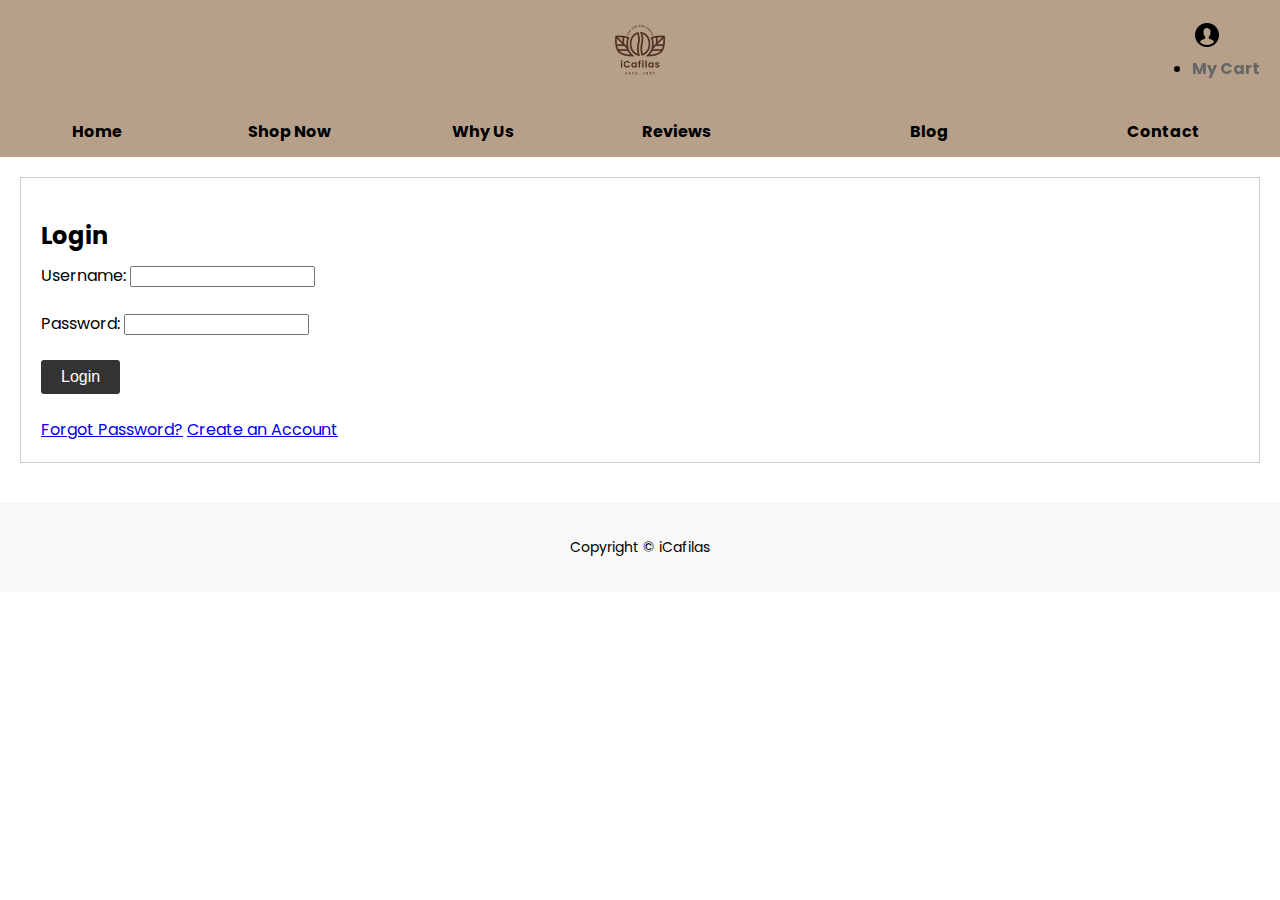
<file: acc.html>
<!DOCTYPE html>
<html>
<style>
body {
  font-family: Arial, sans-serif;
  font-size: 16px;
  line-height: 1.5;
  margin: 0;
}

nav {
  display: flex;
  justify-content: space-between;
  align-items: center;
}

nav a {
  color: #fff;
  text-decoration: none;
  padding: 10px;
}

nav a:hover {
  background-color: #fff;
  color: #333;
}

main {
  padding: 20px;
}

section {
  margin-bottom: 20px;
}

section h2 {
  font-size: 24px;
  margin-bottom: 10px;
}

footer {
  background-color: #f2f2f2;
  padding: 10px;
  text-align: center;
}

.login {
  border: 1px solid #ccc;
  padding: 20px;
}

</style>
  <head>
    <title>My Account</title>
    <link rel="stylesheet" href="style.css">
    <link rel="stylesheet" href="https://cdnjs.cloudflare.com/ajax/libs/font-awesome/4.7.0/css/font-awesome.min.css">
</head>
<header>
	<div class="container">
		<div class="logo">
			<a href="index.html">
			<img src="img/logo.png" class="is-flex" alt="icafilas">
			</a>
		</div>
	<div class="menu">
		<div class="menu-item">Home
			<div class="dropdown-content">
				<a href="about.html">Our Story</a>
				<a href="faq.html">FAQ</a>
				<a href="how.html">How To Use</a>
			</div>
		</div>
		<div class="menu-item">Shop Now
			<div class="dropdown-content">
				<a href="product1.html">Reusable Coffee Capsules</a>
				<a href="product2.html">Accessories</a>
			</div>
		</div>
		<div class="menu-item"><a href="whyus.html">Why Us</a>
		</div>
		<div class="menu-item"><a href="reviews.html">Reviews
		</div>
		<div class="menu-item"><a href="blog.html">Blog
		</div>
		<div class="menu-item"><a href="contact.html">Contact
		</div>
	</div>
  <div class="account">
    <a href="acc.html"><img src="img/account.png" alt="Account Icon"></a>
  <ul class="account-menu">
    <li><a href="cart.html"><strong>My Cart</strong></a></li>
  </ul>
  </div>
  </head>
  <body>
    <main>
      <section class="login">
        <h2>Login</h2>
        <form>
          <label for="username">Username:</label>
          <input type="text" id="username" name="username" required></br></br>
          <label for="password">Password:</label>
          <input type="password" id="password" name="password" required></br></br>
          <button type="submit">Login</button> </br></br>
          <div class="forgot-password">
            <a href="#">Forgot Password?</a>  <a href="#">Create an Account</a>
          </div>
        </form>
      </section>
    </main>
    </body>
    <footer>
      <p>Copyright &copy; iCafilas</p>
    </footer>
</html>
</file>
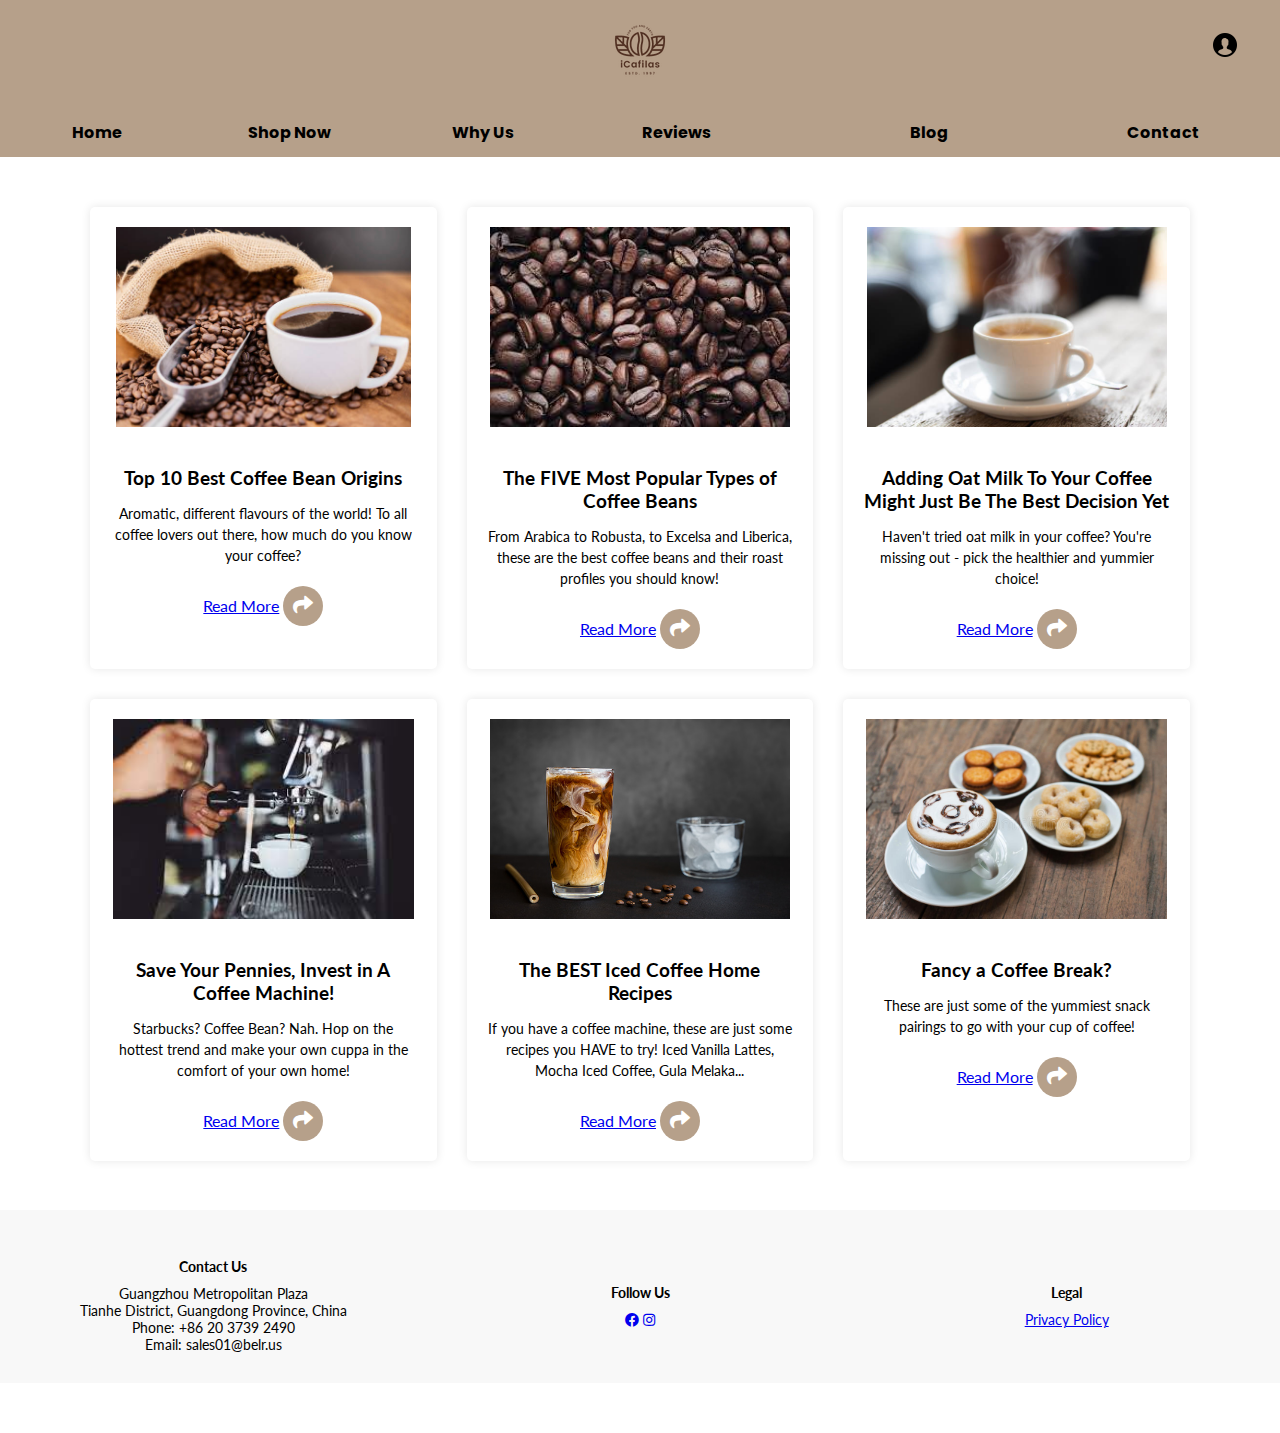
<file: blog.html>
<!DOCTYPE html>
<html>
<head>
	<title>Blog</title>
    <link rel="stylesheet" href="style.css">
    <link rel="stylesheet" href="https://cdnjs.cloudflare.com/ajax/libs/font-awesome/5.15.3/css/all.min.css" />
   <style>

.container-body {
  max-width: 1100px;
  margin: 0 auto;
}

.blog-section {
  padding: 50px 0;
}

.card-grid {
  display: grid;
  grid-template-columns: repeat(auto-fit, minmax(300px, 1fr));
  grid-gap: 30px;
}

.card {
  background-color: #fff;
  box-shadow: 0 0 10px rgba(0, 0, 0, 0.1);
  padding: 20px;
  border-radius: 5px;
  text-align: center;
}

.card img {
  max-width: 100%;
  height: 200px;
  margin-bottom: 20px;
}

.card h2 {
  margin-bottom: 10px;
}

.card p {
  font-size: 14px;
  line-height: 1.5;
  margin-bottom: 20px;
}
.share-icon-button {
  display: inline-block;
  width: 40px;
  height: 40px;
  background-color: #b6a08a;
  color: #fff;
  border-radius: 50%;
  text-decoration: none;
  text-align: center;
  line-height: 40px;
}

.share-icon-button i {
  font-size: 20px;
}

.share-icon-button:hover {
  background-color: #a3ba9b;
}
</style>
</head>
<header>
	<div class="container">
		<div class="logo">
			<a href="index.html">
			<img src="img/logo.png" class="is-flex" alt="icafilas">
			</a>
		</div>
	<div class="menu">
		<div class="menu-item">Home
			<div class="dropdown-content">
				<a href="about.html">Our Story</a>
				<a href="faq.html">FAQ</a>
				<a href="how.html">How To Use</a>
			</div>
		</div>
		<div class="menu-item">Shop Now
			<div class="dropdown-content">
				<a href="product1.html">Reusable Coffee Capsules</a>
				<a href="product2.html">Accessories</a>
			</div>
		</div>
		<div class="menu-item"><a href="whyus.html">Why Us</a>
		</div>
		<div class="menu-item"><a href="reviews.html">Reviews
		</div>
		<div class="menu-item"><a href="blog.html">Blog
		</div>
		<div class="menu-item"><a href="contact.html">Contact
		</div>
<div class="account">
  <a href="acc.html"><img src="img/account.png" alt="Account Icon"></a>
  </a>
</div>
</header>

<body>
	<section class="blog-section">
		<div class="container-body">
			<div class="card-grid">
				<div class="card">
					<img src="img/blog1.jpg" alt="Blog Post 1">
					<h2>Top 10 Best Coffee Bean Origins</h2>
					<p>Aromatic, different flavours of the world! To all coffee lovers out there, how much do you know your coffee?</p>
					<a href="#" class="button">Read More</a>
					<a href="#" class="share-icon-button"><i class="fas fa-share"></i></a>
				</div>
				<div class="card">
					<img src="img/blog2.jpg" alt="Blog Post 2">
					<h2>The FIVE Most Popular Types of Coffee Beans</h2>
					<p>From Arabica to Robusta, to Excelsa and Liberica, these are the best coffee beans and their roast profiles you should know!</p>
					<a href="#" class="button">Read More</a>
					<a href="#" class="share-icon-button"><i class="fas fa-share"></i></a>
				</div>
				<div class="card">
					<img src="img/blog3.jpg" alt="Blog Post 3">
					<h2>Adding Oat Milk To Your Coffee Might Just Be The Best Decision Yet</h2>
					<p>Haven't tried oat milk in your coffee? You're missing out - pick the healthier and yummier choice!</p>
					<a href="#" class="button">Read More</a>
					<a href="#" class="share-icon-button"><i class="fas fa-share"></i></a>
				</div>
				<div class="card">
					<img src="img/blog4.jpg" alt="Blog Post 4">
					<h2>Save Your Pennies, Invest in A Coffee Machine!</h2>
					<p>Starbucks? Coffee Bean? Nah. Hop on the hottest trend and make your own cuppa in the comfort of your own home! </p>
					<a href="#" class="button">Read More</a>
					<a href="#" class="share-icon-button"><i class="fas fa-share"></i></a>
				</div>
				<div class="card">
					<img src="img/blog5.jpg" alt="Blog Post 5">
					<h2>The BEST Iced Coffee Home Recipes</h2>
					<p>If you have a coffee machine, these are just some recipes you HAVE to try! Iced Vanilla Lattes, Mocha Iced Coffee, Gula Melaka...</p>
					<a href="#" class="button">Read More</a>
					<a href="#" class="share-icon-button"><i class="fas fa-share"></i></a>
				</div>
				<div class="card">
					<img src="img/blog6.jpg" alt="Blog Post 6">
					<h2>Fancy a Coffee Break?</h2>
					<p>These are just some of the yummiest snack pairings to go with your cup of coffee!</p>
					<a href="#" class="button">Read More</a>
					<a href="#" class="share-icon-button"><i class="fas fa-share"></i></a>
				</div>
			</br>
			</div>
		</div>
</body>
<footer>
<div class="a2a_kit a2a_kit_size_32 a2a_floating_style a2a_vertical_style" style="left:0px; top:150px;">
    <a class="a2a_button_facebook"></a>
    <a class="a2a_button_twitter"></a>
    <a class="a2a_button_pinterest"></a>
    <a class="a2a_dd" href="https://www.addtoany.com/share"></a>
</div>

<script async src="https://static.addtoany.com/menu/page.js"></script>
   <div class="container">
    <div class="row">
      <div class="col-lg-4 col-md-6 col-sm-12">
        <h4>Contact Us</h4>
          Guangzhou Metropolitan Plaza</br>
          Tianhe District, Guangdong Province, China</br>
          Phone: +86 20 3739 2490</br>
          Email: sales01@belr.us</br>
      </div>
      <div class="col-lg-4 col-md-6 col-sm-12">
        <h4>Follow Us</h4>
        <ul class="social-icons">
          <a href="https://www.facebook.com/iCafilascoffeecapsule"><i class="fab fa-facebook"></i></a>
          <a href="https://www.instagram.com/icafilascoffee/?fbclid=IwAR04L3iwrZoHaYm0ixBTg0U4thj05A1qypVCVn12CIZDaqP3cr6lVAhO1-4"><i class="fab fa-instagram"></i></a>
        </ul>
      </div>
      <div class="col-lg-4 col-md-12 col-sm-12">
        <h4>Legal</h4>
        <ul>
          <a href="pdpa.html">Privacy Policy</a>
        </ul>
      </div>
    </div>
  </div>
 </footer>
</html>
</file>
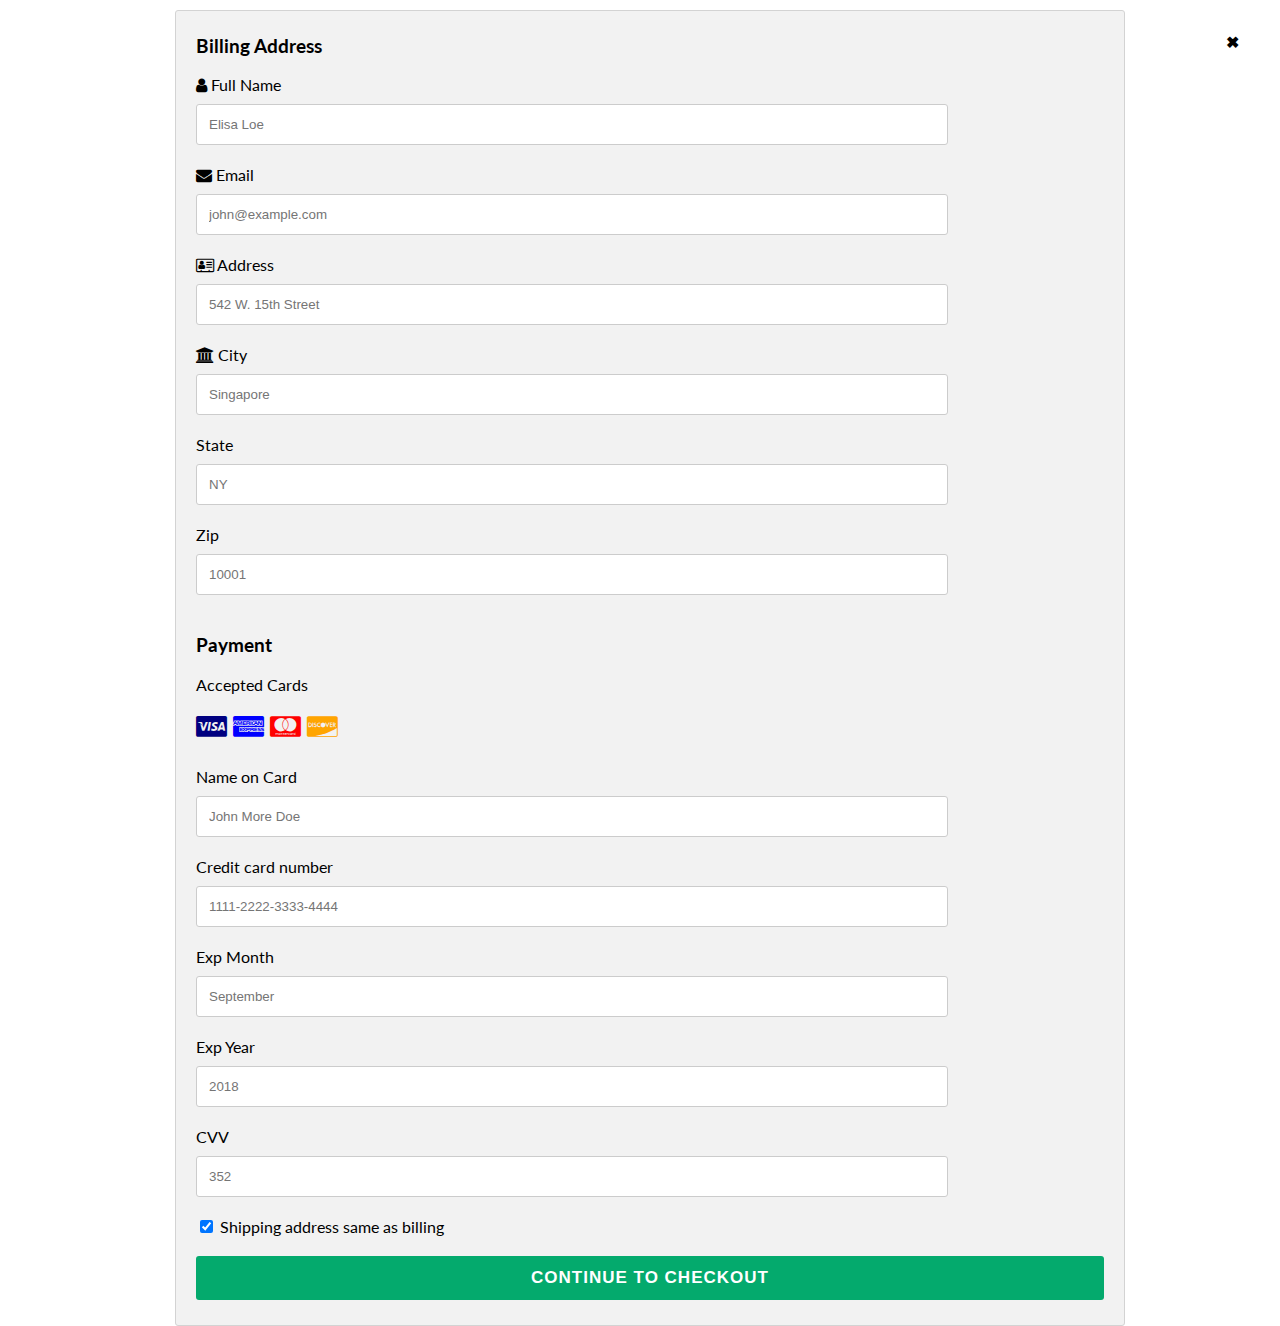
<file: checkout.html>
<!DOCTYPE html>
<head>
  <title>Checkout</title>
    <link rel="stylesheet" href="style.css">
    <link rel="stylesheet" href="https://cdnjs.cloudflare.com/ajax/libs/font-awesome/4.7.0/css/font-awesome.min.css">

    <div class="close-icon">
      <a href="cart.html">&#x2716;</a>
    </div>
</head>
<style>
.close-icon {
  position: absolute;
  top: 0;
  padding-right: 30px;
  padding-top: 30px;
  right: 0;
}

.close-icon a {
  display: block;
  width: 35px;
  height: 35px;
  text-align: center;
  line-height: 24px;
  font-weight: bold;
  color: #000;
  text-decoration: none;
}

.close-icon a:hover {
  color: #f00;
}

body {
  max-width: 1500px;
  margin: 0 auto;
  padding: 10px;
  display: flex;
  flex-direction: column;
  
  align-items: center;
  height: 100vh;
}

.row {
  display: -ms-flexbox; /* IE10 */
  display: flex;
  -ms-flex-wrap: wrap; /* IE10 */
  flex-wrap: wrap;
  margin: 0 -16px;
}

.col-25 {
  -ms-flex: 25%; /* IE10 */
  flex: 25%;
}

.col-50 {
  -ms-flex: 50%; /* IE10 */
  flex: 50%;
}

.col-75 {
  -ms-flex: 75%; /* IE10 */
  flex: 75%;
}

.col-25,
.col-50,
.col-75 {
  padding: 0 16px;
}

.container {
  background-color: #f2f2f2;
  padding: 5px 20px 15px 20px;
  border: 1px solid lightgrey;
  border-radius: 3px;
}

input[type=text] {
  width: 80%;
  margin-bottom: 20px;
  padding: 12px;
  border: 1px solid #ccc;
  border-radius: 3px;
}

label {
  margin-bottom: 10px;
  display: block;
}

.icon-container {
  margin-bottom: 20px;
  padding: 7px 0;
  font-size: 24px;
}

.btn {
  background-color: #04AA6D;
  color: white;
  padding: 12px;
  margin: 10px 0;
  border: none;
  width: 100%;
  border-radius: 3px;
  cursor: pointer;
  font-size: 17px;
}

.btn:hover {
  background-color: #45a049;
}

span.price {
  float: right;
  color: grey;
}

</style>

<body>
<div class="row">
  <div class="col-75">
    <div class="container">
      <form action="/action_page.php">

        <div class="row">
          <div class="col-50">
            <h3>Billing Address</h3>
            <label for="fname"><i class="fa fa-user"></i> Full Name</label>
            <input type="text" id="fname" name="firstname" placeholder="Elisa Loe">
            <label for="email"><i class="fa fa-envelope"></i> Email</label>
            <input type="text" id="email" name="email" placeholder="john@example.com">
            <label for="adr"><i class="fa fa-address-card-o"></i> Address</label>
            <input type="text" id="adr" name="address" placeholder="542 W. 15th Street">
            <label for="city"><i class="fa fa-institution"></i> City</label>
            <input type="text" id="city" name="city" placeholder="Singapore">

            <div class="row">
              <div class="col-50">
                <label for="state">State</label>
                <input type="text" id="state" name="state" placeholder="NY">
              </div>
              <div class="col-50">
                <label for="zip">Zip</label>
                <input type="text" id="zip" name="zip" placeholder="10001">
              </div>
            </div>
          </div>

          <div class="col-50">
            <h3>Payment</h3>
            <label for="fname">Accepted Cards</label>
            <div class="icon-container">
              <i class="fa fa-cc-visa" style="color:navy;"></i>
              <i class="fa fa-cc-amex" style="color:blue;"></i>
              <i class="fa fa-cc-mastercard" style="color:red;"></i>
              <i class="fa fa-cc-discover" style="color:orange;"></i>
            </div>
            <label for="cname">Name on Card</label>
            <input type="text" id="cname" name="cardname" placeholder="John More Doe">
            <label for="ccnum">Credit card number</label>
            <input type="text" id="ccnum" name="cardnumber" placeholder="1111-2222-3333-4444">
            <label for="expmonth">Exp Month</label>
            <input type="text" id="expmonth" name="expmonth" placeholder="September">

            <div class="row">
              <div class="col-50">
                <label for="expyear">Exp Year</label>
                <input type="text" id="expyear" name="expyear" placeholder="2018">
              </div>
              <div class="col-50">
                <label for="cvv">CVV</label>
                <input type="text" id="cvv" name="cvv" placeholder="352">
              </div>
            </div>
          </div>

        </div>
        <label>
          <input type="checkbox" checked="checked" name="sameadr"> Shipping address same as billing
        </label>
        <input type="submit" value="Continue to checkout" class="btn">
      </form>
    </div>
  </div>
</div>
</body>
</file>
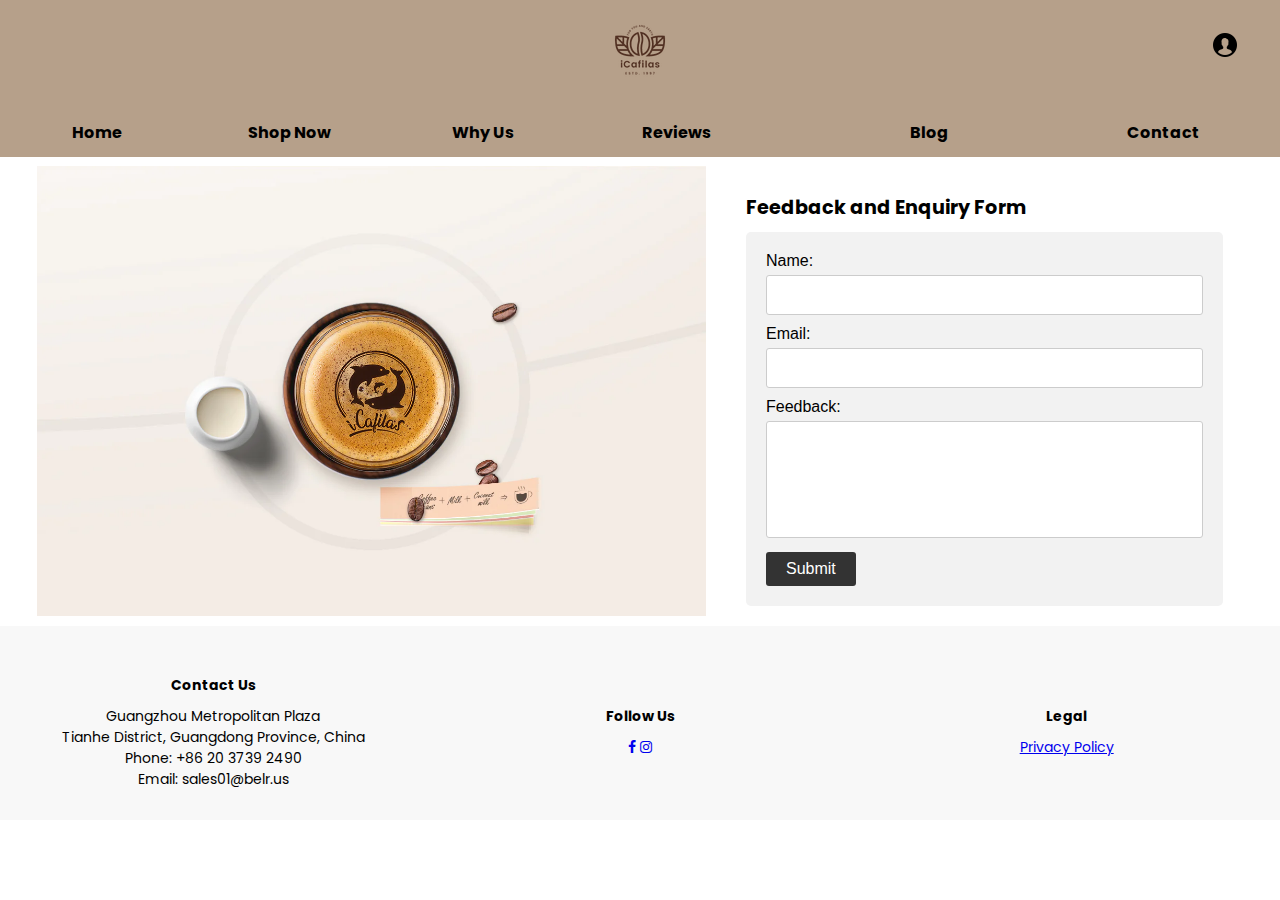
<file: contact.html>
<!DOCTYPE html>
<html>
<head>
	<title>Contact Us</title>
    <link rel="stylesheet" href="style.css">
    <link rel="stylesheet" href="https://cdnjs.cloudflare.com/ajax/libs/font-awesome/4.7.0/css/font-awesome.min.css">
</head>
<style>

		form {
			max-width: 500px;
			margin: 0 auto;
			font-family: Arial, sans-serif;
			background-color: #f2f2f2;
			padding: 20px;
			border-radius: 5px;
		}

		label {
			display: block;
			margin-bottom: 5px;
		}

		input[type="text"],
		input[type="email"],
		textarea {
			width: 100%;
			padding: 10px;
			border-radius: 3px;
			border: 1px solid #ccc;
			margin-bottom: 10px;
			box-sizing: border-box;
			font-size: 16px;
			resize: none;
		}

		input[type="submit"] {
			background-color: #4CAF50;
			color: white;
			padding: 12px 20px;
			border: none;
			border-radius: 3px;
			cursor: pointer;
			font-size: 16px;
			transition: background-color 0.3s ease;
		}

		input[type="submit"]:hover {
			background-color: #3e8e41;
		}

		h1 {
			text-align: center;
			font-size: 24px;
			margin-bottom: 20px;
		}

		.contactform{
  display: flex;
  justify-content: center;
  align-items: center;

		}
</style>
<header>
	<div class="container">
		<div class="logo">
			<a href="index.html">
			<img src="img/logo.png" class="is-flex" alt="icafilas">
			</a>
		</div>
	<div class="menu">
		<div class="menu-item">Home
			<div class="dropdown-content">
				<a href="about.html">Our Story</a>
				<a href="faq.html">FAQ</a>
				<a href="how.html">How To Use</a>
			</div>
		</div>
		<div class="menu-item">Shop Now
			<div class="dropdown-content">
				<a href="product1.html">Reusable Coffee Capsules</a>
				<a href="product2.html">Accessories</a>
			</div>
		</div>
		<div class="menu-item"><a href="whyus.html">Why Us</a>
		</div>
		<div class="menu-item"><a href="reviews.html">Reviews
		</div>
		<div class="menu-item"><a href="blog.html">Blog
		</div>
		<div class="menu-item"><a href="contact.html">Contact
		</div>
		<div class="account">
  <a href="acc.html"><img src="img/account.png" alt="Account Icon"></a>
  </a>
</div>

	</div>
<body>
<div class="contactform">
<div style="text-align:left;" style="overflow: hidden;">
 		<img src="img/contact1.jpg" height="450" style="float: left; margin-right: 20px;">
</div>
<div class="form-container" style="padding: 20px;" style="text-align:right;">
  <h2>Feedback and Enquiry Form</h2>
	<form action="#" method="post">
		<label for="name">Name:</label>
		<input type="text" id="name" name="name" required>
		<br>
		<label for="email">Email:</label>
		<input type="email" id="email" name="email" required>
		<br>
		<label for="feedback">Feedback:</label>
		<textarea id="feedback" name="feedback" rows="5" cols="40" required></textarea>
		<br>
		<div class="form-group">
      	<button type="submit" style="text-align: center;">Submit</button></div>
  </form>
 </div>
</div>
</body>
<footer>
   <div class="container">
    <div class="row">
      <div class="col-lg-4 col-md-6 col-sm-12">
        <h4>Contact Us</h4>
          Guangzhou Metropolitan Plaza</br>
          Tianhe District, Guangdong Province, China</br>
          Phone: +86 20 3739 2490</br>
          Email: sales01@belr.us</br>
      </div>
      <div class="col-lg-4 col-md-6 col-sm-12">
        <h4>Follow Us</h4>
        <ul class="social-icons">
          <a href="https://www.facebook.com/iCafilascoffeecapsule"><i class="fa fa-facebook"></i></a>
          <a href="https://www.instagram.com/icafilascoffee/?fbclid=IwAR04L3iwrZoHaYm0ixBTg0U4thj05A1qypVCVn12CIZDaqP3cr6lVAhO1-4"><i class="fa fa-instagram"></i></a>
        </ul>
      </div>
      <div class="col-lg-4 col-md-12 col-sm-12">
        <h4>Legal</h4>
        <ul>
          <a href="pdpa.html">Privacy Policy</a>
        </ul>
      </div>
    </div>
  </div>
 </footer>
</html>
</file>
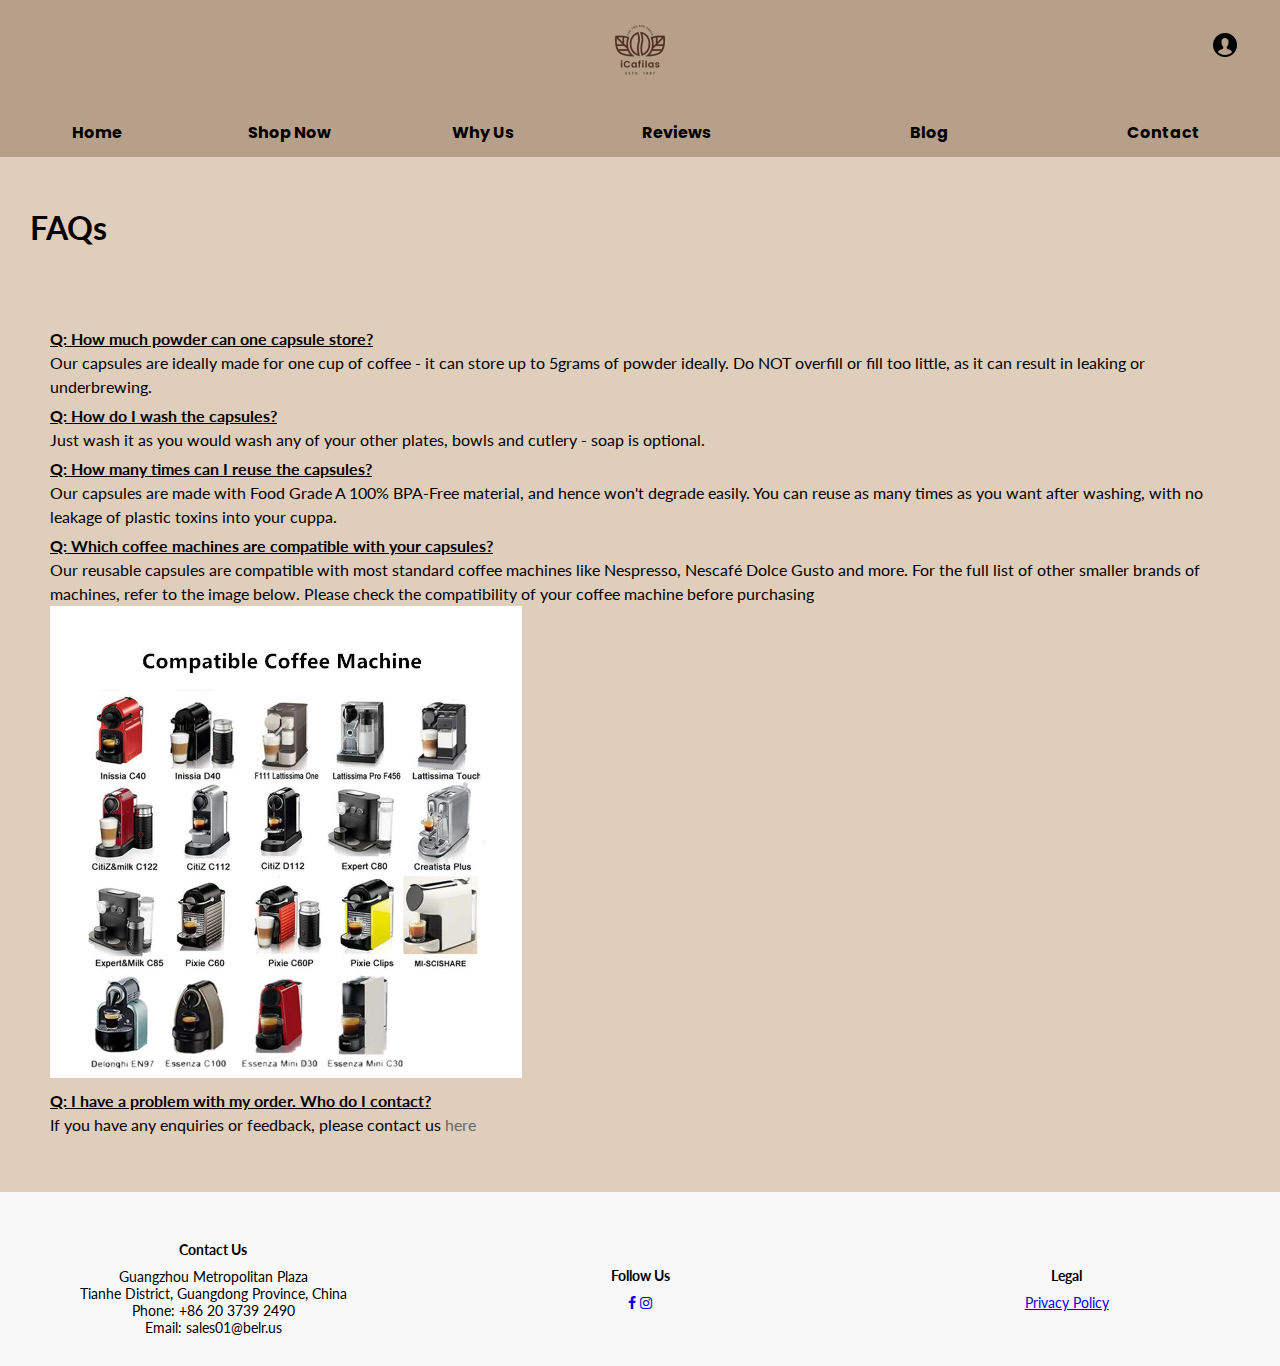
<file: faq.html>
<!DOCTYPE html>
 <style>
	h1{
		padding: 30px;
  }

  ul{
    list-style: none;
  }

  body{
    background-color: #e0cebc;
  }
</style>

 <head>
	<title>FAQ</title>
	<link rel="stylesheet" href="style.css">
  <link rel="stylesheet" href="https://cdnjs.cloudflare.com/ajax/libs/font-awesome/4.7.0/css/font-awesome.min.css">
</head>
<header>
  <div class="container">
    <div class="logo">
      <a href="index.html">
      <img src="img/logo.png" class="is-flex" alt="icafilas">
      </a>
    </div>
  <div class="menu">
    <div class="menu-item">Home
      <div class="dropdown-content">
        <a href="about.html">Our Story</a>
        <a href="faq.html">FAQ</a>
        <a href="how.html">How To Use</a>
      </div>
    </div>
    <div class="menu-item">Shop Now
      <div class="dropdown-content">
        <a href="product1.html">Reusable Coffee Capsules</a>
        <a href="product2.html">Accessories</a>
      </div>
    </div>
    <div class="menu-item"><a href="whyus.html">Why Us</a>
    </div>
    <div class="menu-item"><a href="reviews.html">Reviews
    </div>
    <div class="menu-item"><a href="blog.html">Blog
    </div>
    <div class="menu-item"><a href="contact.html">Contact
    </div>
    <div class="account">
    <a href="acc.html"><img src="img/account.png" alt="Account Icon"></a>
    </a>
</div>
</div>
</header> 	

<body>
 	<h1>FAQs</h1>
	<ul style="margin: 30px; padding: 20px;">
		<li><span style="font-weight: bold; text-decoration: underline;">Q: How much powder can one capsule store?</span>
      </br> Our capsules are ideally made for one cup of coffee - it can store up to 5grams of powder ideally. Do NOT overfill or fill too little, as it can result in leaking or underbrewing. 
		<li><span style="font-weight: bold; text-decoration: underline;">Q: How do I wash the capsules?</span>
      </br>Just wash it as you would wash any of your other plates, bowls and cutlery - soap is optional. 
		<li><span style="font-weight: bold; text-decoration: underline;">Q: How many times can I reuse the capsules?</span>
      </br>Our capsules are made with Food Grade A 100% BPA-Free material, and hence won't degrade easily. You can reuse as many times as you want after washing, with no leakage of plastic toxins into your cuppa.
    <li><span style="font-weight: bold; text-decoration: underline;">Q: Which coffee machines are compatible with your capsules?</span>
      </br>Our reusable capsules are compatible with most standard coffee machines like Nespresso, Nescafé Dolce Gusto and more. For the full list of other smaller brands of machines, refer to the image below. Please check the compatibility of your coffee machine before purchasing
    </br>
       <img src="img/machines.jpg" width="40%">  
    <li><span style="font-weight: bold; text-decoration: underline;">Q: I have a problem with my order. Who do I contact?</span>
      </br>If you have any enquiries or feedback, please contact us <a href="contact.html">here</a>
	</ul>
</body>
<footer>
<div class="a2a_kit a2a_kit_size_32 a2a_floating_style a2a_vertical_style" style="left:0px; top:150px;">
    <a class="a2a_button_facebook"></a>
    <a class="a2a_button_twitter"></a>
    <a class="a2a_button_pinterest"></a>
    <a class="a2a_dd" href="https://www.addtoany.com/share"></a>
</div>

<script async src="https://static.addtoany.com/menu/page.js"></script>
   <div class="container">
    <div class="row">
      <div class="col-lg-4 col-md-6 col-sm-12">
        <h4>Contact Us</h4>
          Guangzhou Metropolitan Plaza</br>
          Tianhe District, Guangdong Province, China</br>
          Phone: +86 20 3739 2490</br>
          Email: sales01@belr.us</br>
      </div>
      <div class="col-lg-4 col-md-6 col-sm-12">
        <h4>Follow Us</h4>
        <ul class="social-icons">
          <a href="https://www.facebook.com/iCafilascoffeecapsule"><i class="fa fa-facebook"></i></a>
          <a href="https://www.instagram.com/icafilascoffee/?fbclid=IwAR04L3iwrZoHaYm0ixBTg0U4thj05A1qypVCVn12CIZDaqP3cr6lVAhO1-4"><i class="fa fa-instagram"></i></a>
        </ul>
      </div>
      <div class="col-lg-4 col-md-12 col-sm-12">
        <h4>Legal</h4>
        <ul>
          <a href="pdpa.html">Privacy Policy</a>
        </ul>
      </div>
    </div>
  </div>
 </footer>
</html>
 </html>
</file>
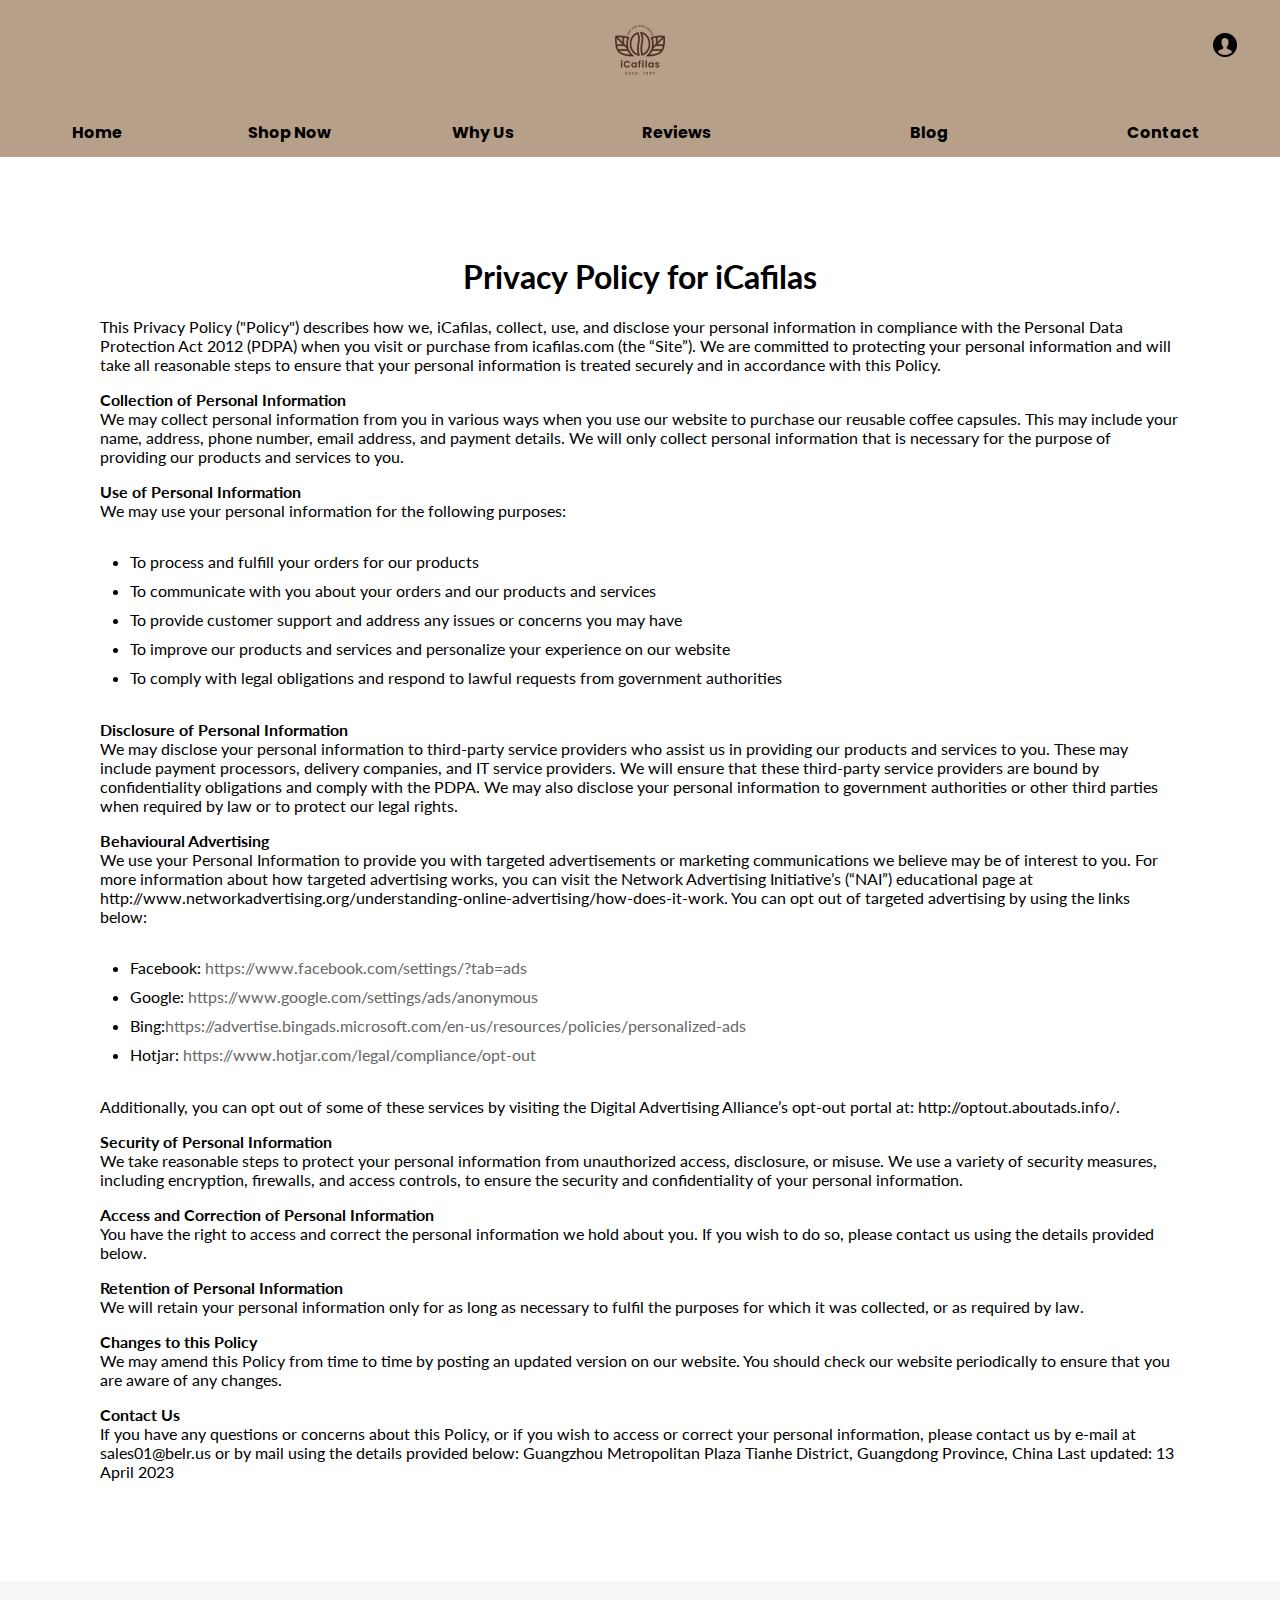
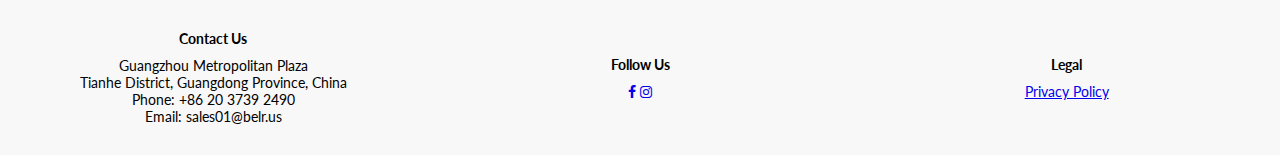
<file: pdpa.html>
<!DOCTYPE html>
<html>
<style>
  .ul {
    list-style-type: circle;
  }

  .pdpa{
  	margin: 100px;
  }
</style>
</style>
<head>
	<title>Privacy Policy</title>
    <link rel="stylesheet" href="style.css">
    <link rel="stylesheet" href="https://cdnjs.cloudflare.com/ajax/libs/font-awesome/4.7.0/css/font-awesome.min.css">
</head>
<header>
	<div class="container">
		<div class="logo">
			<a href="index.html">
			<img src="img/logo.png" class="is-flex" alt="icafilas">
			</a>
		</div>
	<div class="menu">
		<div class="menu-item">Home
			<div class="dropdown-content">
				<a href="about.html">About Us</a>
				<a href="faq.html">FAQ</a>
				<a href="how.html">How To Use</a>
			</div>
		</div>
		<div class="menu-item">Shop Now
			<div class="dropdown-content">
				<a href="product1.html">Reusable Coffee Capsules</a>
				<a href="product2.html">Accessories</a>
			</div>
		</div>
		<div class="menu-item"><a href="whyus.html">Why Us</a>
		</div>
		<div class="menu-item"><a href="reviews.html">Reviews
		</div>
		<div class="menu-item"><a href="blog.html">Blog
		</div>
		<div class="menu-item"><a href="contact.html">Contact
		</div>
<div class="account">
  <a href="acc.html"><img src="img/account.png" alt="Account Icon"></a>
  </a>
</div>
</header>
<body>
<div class="pdpa">
	<h1 style="text-align: center;">Privacy Policy for iCafilas</h1>
	
	<p>This Privacy Policy ("Policy") describes how we, iCafilas, collect, use, and disclose your personal information in compliance with the Personal Data Protection Act 2012 (PDPA) when you visit or purchase from icafilas.com (the “Site”). We are committed to protecting your personal information and will take all reasonable steps to ensure that your personal information is treated securely and in accordance with this Policy.</p>

	<p><strong>Collection of Personal Information</strong>
	</br>
	We may collect personal information from you in various ways when you use our website to purchase our reusable coffee capsules. This may include your name, address, phone number, email address, and payment details. We will only collect personal information that is necessary for the purpose of providing our products and services to you.</p>

	<p><strong>Use of Personal Information</strong></br>
	We may use your personal information for the following purposes:

	<ul style="margin: 30px;">
	<li>To process and fulfill your orders for our products</li>
	<li>To communicate with you about your orders and our products and services</li>
	<li>To provide customer support and address any issues or concerns you may have</li>
	<li>To improve our products and services and personalize your experience on our website</li>
	<li>To comply with legal obligations and respond to lawful requests from government authorities</li>
	</ul>
	</p>

	<p><strong>Disclosure of Personal Information</strong></br>
	We may disclose your personal information to third-party service providers who assist us in providing our products and services to you. These may include payment processors, delivery companies, and IT service providers. We will ensure that these third-party service providers are bound by confidentiality obligations and comply with the PDPA.

	We may also disclose your personal information to government authorities or other third parties when required by law or to protect our legal rights.
	</p>

	<p><strong>Behavioural Advertising</strong></br>
	We use your Personal Information to provide you with targeted advertisements or marketing communications we believe may be of interest to you. For more information about how targeted advertising works, you can visit the Network Advertising Initiative’s (“NAI”) educational page at http://www.networkadvertising.org/understanding-online-advertising/how-does-it-work.

	You can opt out of targeted advertising by using the links below: 
	<ul style="margin: 30px;">
	<li> Facebook: <a href="https://www.facebook.com/settings/?tab=ads">https://www.facebook.com/settings/?tab=ads</a></li>
	<li> Google: <a href="https://www.google.com/settings/ads/anonymous">https://www.google.com/settings/ads/anonymous</a></li>
	<li> Bing:<a href="https://advertise.bingads.microsoft.com/en-us/resources/policies/personalized-ads">https://advertise.bingads.microsoft.com/en-us/resources/policies/personalized-ads</a></li>
	<li> Hotjar: <a href="https://www.hotjar.com/legal/compliance/opt-out/">https://www.hotjar.com/legal/compliance/opt-out</a></li>
	</ul>
	Additionally, you can opt out of some of these services by visiting the Digital Advertising Alliance’s opt-out portal at: http://optout.aboutads.info/.
	</p>

	<p><strong>Security of Personal Information</strong></br>
	We take reasonable steps to protect your personal information from unauthorized access, disclosure, or misuse. We use a variety of security measures, including encryption, firewalls, and access controls, to ensure the security and confidentiality of your personal information.</p>

	<p><strong>Access and Correction of Personal Information</strong></br>
	You have the right to access and correct the personal information we hold about you. If you wish to do so, please contact us using the details provided below.</p>

	<p><strong>Retention of Personal Information</strong></br>
	We will retain your personal information only for as long as necessary to fulfil the purposes for which it was collected, or as required by law.</p>

	<p><strong>Changes to this Policy</strong></br>
	We may amend this Policy from time to time by posting an updated version on our website. You should check our website periodically to ensure that you are aware of any changes.</p>

	<p><strong>Contact Us</strong></br>
	If you have any questions or concerns about this Policy, or if you wish to access or correct your personal information, please contact us by e‑mail at sales01@belr.us or by mail using the details provided below:

	Guangzhou Metropolitan Plaza
	Tianhe District, Guangdong Province, China

	Last updated: 13 April 2023</p>
</div>
</body>
<footer>
   <div class="container">
    <div class="row">
      <div class="col-lg-4 col-md-6 col-sm-12">
        <h4>Contact Us</h4>
          Guangzhou Metropolitan Plaza</br>
          Tianhe District, Guangdong Province, China</br>
          Phone: +86 20 3739 2490</br>
          Email: sales01@belr.us</br>
      </div>
      <div class="col-lg-4 col-md-6 col-sm-12">
        <h4>Follow Us</h4>
        <ul class="social-icons">
          <a href="https://www.facebook.com/iCafilascoffeecapsule"><i class="fa fa-facebook"></i></a>
          <a href="https://www.instagram.com/icafilascoffee/?fbclid=IwAR04L3iwrZoHaYm0ixBTg0U4thj05A1qypVCVn12CIZDaqP3cr6lVAhO1-4"><i class="fa fa-instagram"></i></a>
        </ul>
      </div>
      <div class="col-lg-4 col-md-12 col-sm-12">
        <h4>Legal</h4>
        <ul>
          <a href="pdpa.html">Privacy Policy</a>
        </ul>
      </div>
    </div>
  </div>
 </footer>
</html>
</file>
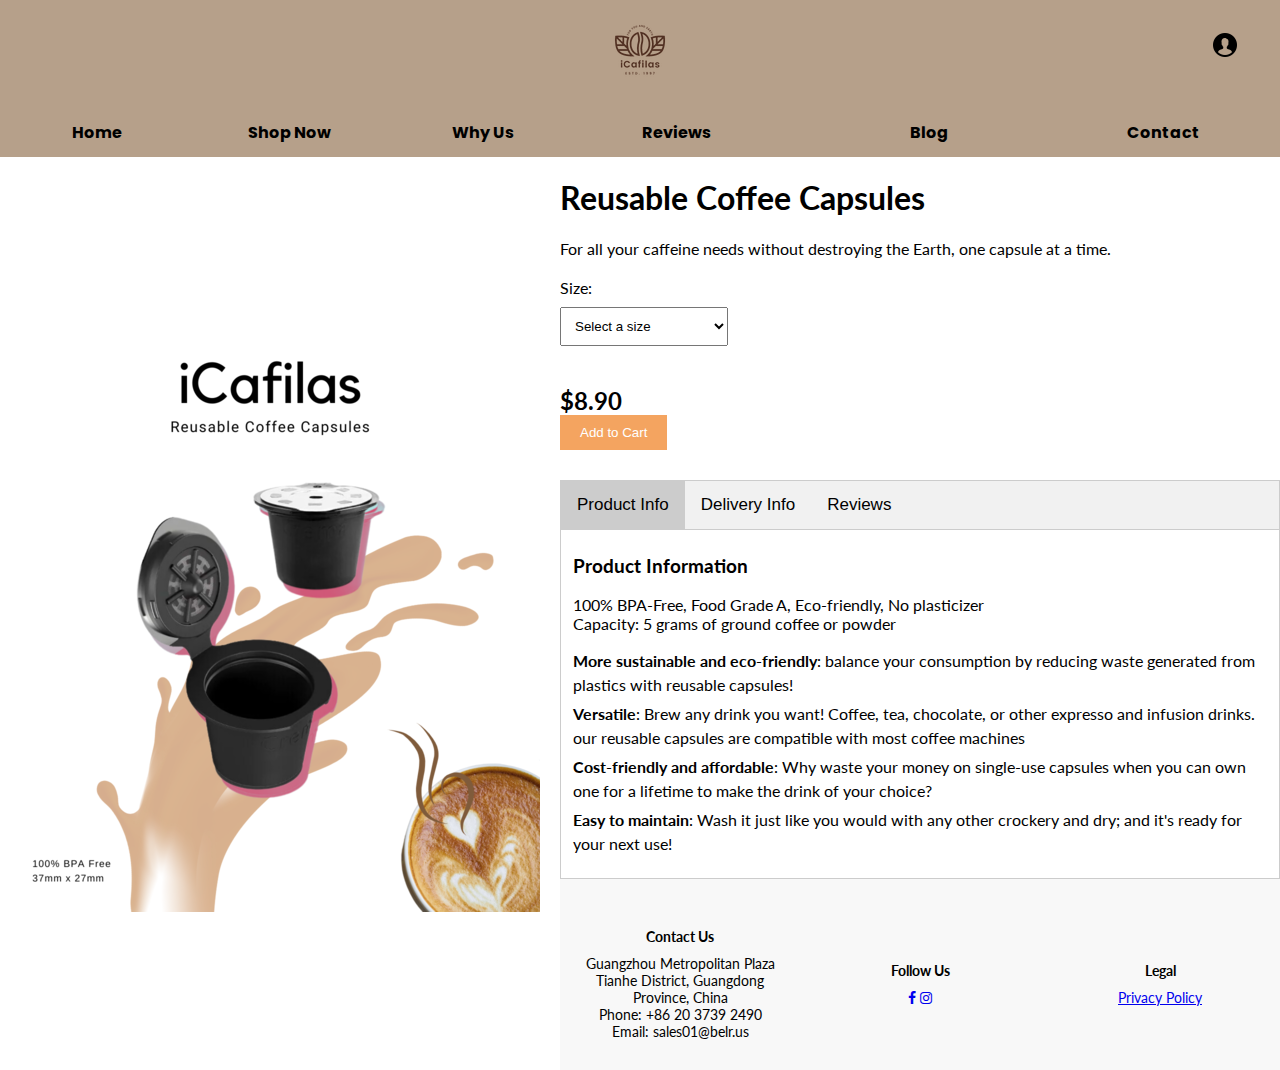
<file: product1.html>
<!DOCTYPE HTML>
<html>
<style>
  ul{
    list-style: none;
  }
</style>
<head>
	<title>Reusable Coffee Capsules</title>
	<link rel="stylesheet" href="style.css">
	<link rel="stylesheet" href="https://cdnjs.cloudflare.com/ajax/libs/font-awesome/4.7.0/css/font-awesome.min.css">
	<style>
	.reviews {
  margin: 20px 0;
}

.review {
  margin-bottom: 20px;
}

.review-rating {
  display: flex;
}

.star {
  display: inline-block;
  width: 20px;
  height: 20px;
  background-image: url('img/star.png');
  background-size: 20px;
}

.star.active {
  background-position: 0 -20px;
}

.review-text {
  margin: 10px 0 0 0;
  font-size: 14px;
  line-height: 1.5;
}

		.product {
 			align-items: center;
 			display: flex;

		}

		.product-image{
			margin-right:20px;
			overflow: hidden;
		}

		.product-details{
			flex:1;
		}

      	.add-to-cart-btn {
       		display: inline-block;
        	background-color: sandybrown;
        	color: white;
        	padding: 10px 20px;
        	border: none;
        	cursor: pointer;
       		margin-bottom: 10px;
      	}

      .product-options {
       		display: flex;
        	margin-top: 20px;
      }
      .product-option {
        	margin-right: 20px;
      }
      .product-option label {
        	display: block;
        	margin-bottom: 10px;
      }
      .product-option select {
        	display: block;
        	width: 100%;
        	padding: 10px;
        	margin-bottom: 20px;
      }
 
      .product-price {
        	font-size: 24px;
        	font-weight: bold;
        	margin-top: 20px;
      }
		.tab {
			margin-top: 20px;
		  overflow: hidden;
		  border: 1px solid #ccc;
		  background-color: #f1f1f1;
		}

		.tab button {
		  background-color: inherit;
		  float: left;
		  border: none;
		  outline: none;
		  cursor: pointer;
		  padding: 14px 16px;
		  transition: 0.3s;
		  font-size: 17px;
		}

		.tab button:hover {
		  background-color: #ddd;
		}

		.tab button.active {
		  background-color: #ccc;
		}

		.tabcontent {
		  display: none;
		  padding: 6px 12px;
		  border: 1px solid #ccc;
		  border-top: none;
		}
	</style>
</head>
<header>
  <div class="container">
    <div class="logo">
      <a href="index.html">
      <img src="img/logo.png" class="is-flex" alt="icafilas">
      </a>
    </div>
  <div class="menu">
    <div class="menu-item"><a href="index.html">Home</a>
      <div class="dropdown-content">
        <a href="about.html">Our Story</a>
        <a href="faq.html">FAQ</a>
        <a href="how">How To Use</a>
      </div>
    </div>
    <div class="menu-item">Shop Now
      <div class="dropdown-content">
        <a href="product1.html">Reusable Coffee Capsules</a>
        <a href="product2.html">Accessories</a>
      </div>
     </div>
		<div class="menu-item"><a href="whyus.html">Why Us</a>
		</div>
		<div class="menu-item"><a href="reviews.html">Reviews
		</div>
		<div class="menu-item"><a href="blog.html">Blog
		</div>
		<div class="menu-item"><a href="contact.html">Contact
		</div>
    <div class="account">
  <a href="acc.html"><img src="img/account.png" alt="Account Icon"></a>
  </a>
</div>
</header>
<body>
  	<div class="product">
  		<div class="product-image">
        <img src="img/product1.png" alt="product1">
      </div>
    <div class="product-details">
    <h1>Reusable Coffee Capsules</h1>
    <p>For all your caffeine needs without destroying the Earth, one capsule at a time.</p>
      <div class="product-options">
      	<div class="product-option">
        <label for="size">Size:</label>
        <select id="size" name="size" onchange="updatePrice()">
          <option value="">Select a size</option>
          <option value="small">Pack of 3 (+$0.00)</option>
          <option value="medium">Pack of 6 (+$4.00)</option>
          <option value="large">Add on Tamper (+$3)</option>
        </select>
      </div>
    </div>
    <div class="product-price" id="product-price">$8.90</div>
    <button class="add-to-cart-btn">Add to Cart</button>
    <script>
      function updatePrice() {
        var size = document.getElementById("size").value;

        var price = 8.90; 
        if (size == "medium") {
          price += 4.00;
        } else if (size == "large") {
          price += 3.00;
        }
        document.getElementById("product-price").innerHTML = "$" + price.toFixed(2);
      }
    </script>

	<div class="tab">
	  <button class="tablinks" onclick="openTab(event, 'ProductInfo')" id="defaultOpen">Product Info</button>
	  <button class="tablinks" onclick="openTab(event, 'DeliveryInfo')">Delivery Info</button>
	  <button class="tablinks" onclick="openTab(event, 'Reviews')">Reviews</button>
	</div>

	<div id="ProductInfo" class="tabcontent">
		<h3>Product Information</h3>
		<p>100% BPA-Free, Food Grade A, Eco-friendly, No plasticizer </br> Capacity: 5 grams of ground coffee or powder </br> 
			<ul>
				<li><strong>More sustainable and eco-friendly</strong>: balance your consumption by reducing waste generated from plastics with reusable capsules!
				<li><strong>Versatile</strong>: Brew any drink you want! Coffee, tea, chocolate, or other expresso and infusion drinks. our reusable capsules are compatible with most coffee machines
				<li><strong>Cost-friendly and affordable</strong>: Why waste your money on single-use capsules when you can own one for a lifetime to make the drink of your choice?
				<li><strong>Easy to maintain</strong>: Wash it just like you would with any other crockery and dry; and it's ready for your next use!
			</ul>
		</p>
	</div>

	<div id="DeliveryInfo" class="tabcontent">
		<h3>Delivery Information</h3>
		<p>Tracked Mail: Delivered within 3-5 Days </br>
		International Orders: Delivered within 7-10 days via FedEX </br>
		Track your order in your <a href="acc.html">account.</a></p>
	</div>

	<div id="Reviews" class="tabcontent">
		<h3>Reviews</h3>
  	<div class="review">
    <div class="review-rating">
      <span class="star active"></span>
      <span class="star active"></span>
      <span class="star active"></span>
      <span class="star"></span>
      <span class="star"></span>
    </div>
    <p class="review-text">Just bought and used it! Perfect for my Dolce Gusto coffee machine. Easy to wash and use! Highly recommended.</p>
  </div>
  <div class="review">
    <div class="review-rating">
      <span class="star active"></span>
      <span class="star active"></span>
      <span class="star active"></span>
      <span class="star active"></span>
      <span class="star"></span>
    </div>
    <p class="review-text">Thought it would be pretty useless but after using it I realised how convenient and efficient it is. Much cheaper than the one-time use capsules I used to buy in the past!</p>
  </div>
   <div class="review">
    <div class="review-rating">
      <span class="star active"></span>
      <span class="star active"></span>
      <span class="star active"></span>
      <span class="star active"></span>
      <span class="star"></span>
    </div>
    <p class="review-text">Have not used it but it arrived fast!</p>
  </div>
  <a href="#">View All 500+ Reviews</a>
</br>
	</div>

	<script>
		// Get the element with id="defaultOpen" and click on it
		document.getElementById("defaultOpen").click();

		function openTab(evt, tabName) {
		  // Declare all variables
		  var i, tabcontent, tablinks;

		  // Get all elements with class="tabcontent" and hide them
		  tabcontent = document.getElementsByClassName("tabcontent");
		  for (i = 0; i < tabcontent.length; i++) {
		    tabcontent[i].style.display = "none";
		  }

		  // Get all elements with class="tablinks" and remove the class "active"
		  tablinks = document.getElementsByClassName("tablinks");
		  for (i = 0; i < tablinks.length; i++) {
		    tablinks[i].className = tablinks[i].className.replace(" active", "");
		  }

		  // Show the current tab, and add an "active" class to the button that opened the tab
		  document.getElementById(tabName).style.display = "block";
		  evt.currentTarget.className += " active";
		}
	</script>
</body>
<footer>
<div class="a2a_kit a2a_kit_size_32 a2a_floating_style a2a_vertical_style" style="left:0px; top:150px;">
    <a class="a2a_button_facebook"></a>
    <a class="a2a_button_twitter"></a>
    <a class="a2a_button_pinterest"></a>
    <a class="a2a_dd" href="https://www.addtoany.com/share"></a>
</div>

<script async src="https://static.addtoany.com/menu/page.js"></script>
   <div class="container">
    <div class="row">
      <div class="col-lg-4 col-md-6 col-sm-12">
        <h4>Contact Us</h4>
          Guangzhou Metropolitan Plaza</br>
          Tianhe District, Guangdong Province, China</br>
          Phone: +86 20 3739 2490</br>
          Email: sales01@belr.us</br>
      </div>
      <div class="col-lg-4 col-md-6 col-sm-12">
        <h4>Follow Us</h4>
        <ul class="social-icons">
          <a href="https://www.facebook.com/iCafilascoffeecapsule"><i class="fa fa-facebook"></i></a>
          <a href="https://www.instagram.com/icafilascoffee/?fbclid=IwAR04L3iwrZoHaYm0ixBTg0U4thj05A1qypVCVn12CIZDaqP3cr6lVAhO1-4"><i class="fa fa-instagram"></i></a>
        </ul>
      </div>
      <div class="col-lg-4 col-md-12 col-sm-12">
        <h4>Legal</h4>
        <ul>
          <a href="pdpa.html">Privacy Policy</a>
        </ul>
      </div>
    </div>
  </div>
 </footer>
</html>
</file>
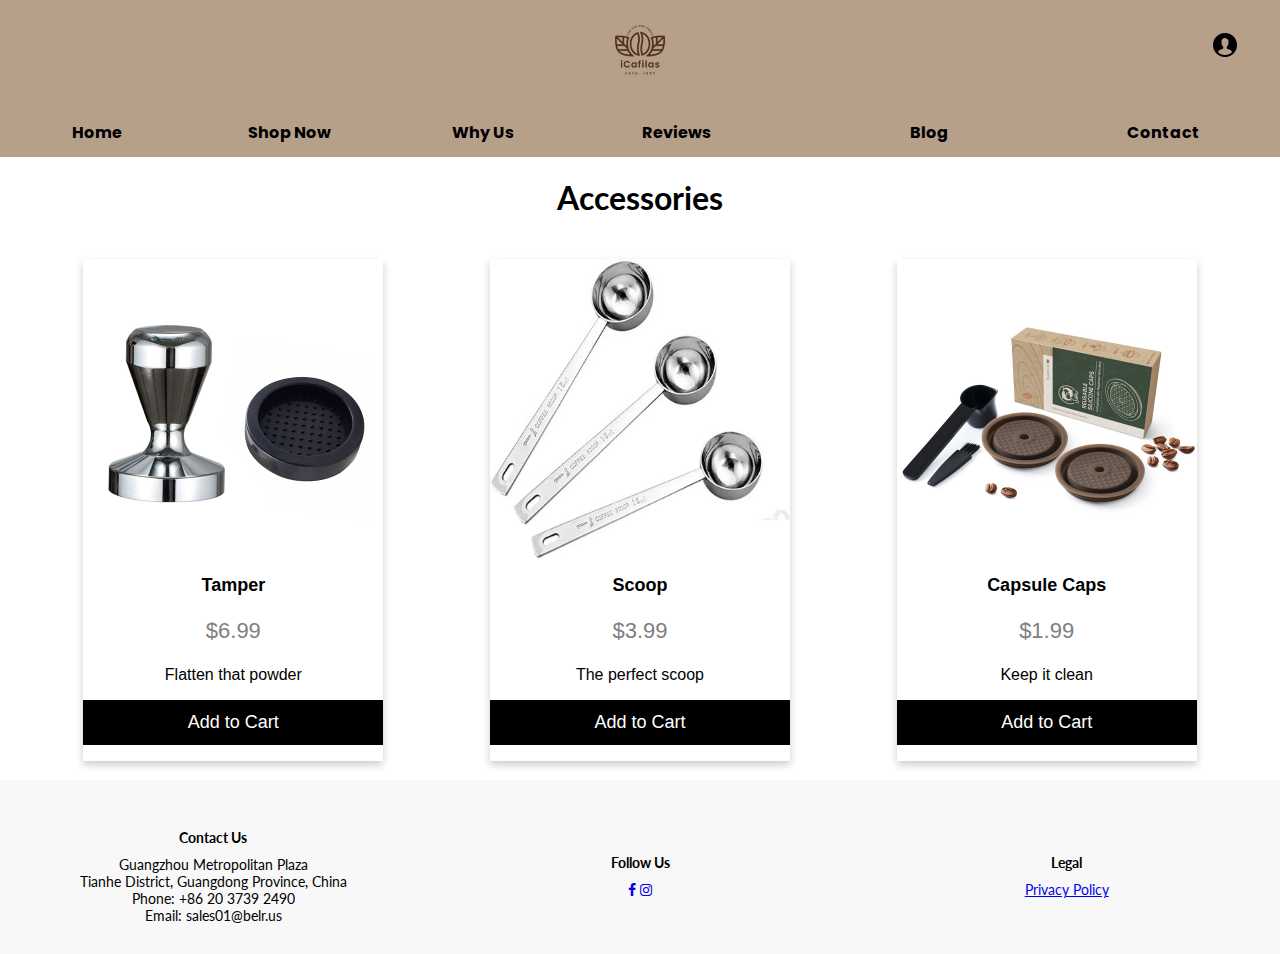
<file: product2.html>
<!DOCTYPE HTML>
<html>
<head>
	<title>Accessories</title>
    <link rel="stylesheet" href="style.css">
    <link rel="stylesheet" href="https://cdnjs.cloudflare.com/ajax/libs/font-awesome/4.7.0/css/font-awesome.min.css">
	<title>Accessories</title>
	<link rel="stylesheet" href="style.css">
	<link rel="stylesheet" href="https://cdnjs.cloudflare.com/ajax/libs/font-awesome/4.7.0/css/font-awesome.min.css">

<style>
		.card img{

			width:100%;
			height:300px;
		}

		.card-grid{
			display: grid;
			grid-template-columns: repeat(3, 1fr);
			gap:20px;
			max-width: 1200px;
			margin: 0 auto;
		}
      	
		.card {
  		box-shadow: 0 4px 8px 0 rgba(0, 0, 0, 0.2);
 			max-width: 300px;
  		margin: auto;
  		flex-direction: row;
  		text-align: center;
  		font-family: arial;
  		margin-top: 20px;
		}

		.price {
  		color: grey;
  		font-size: 22px;
		}

		.card button {
  		border: none;
  		outline: 0;
  		padding: 12px;
  		color: white;
  		background-color: #000;
  		text-align: center;
  		cursor: pointer;
  		width: 100%;
  		font-size: 18px;
		}

		.card button:hover {
  		opacity: 0.7;
		}

</style>
</head>
<header>
	<div class="container">
		<div class="logo">
			<a href="index.html">
			<img src="img/logo.png" class="is-flex" alt="icafilas">
			</a>
		</div>
	<div class="menu">
		<div class="menu-item">Home
			<div class="dropdown-content">
				<a href="about.html">Our Story</a>
				<a href="faq.html">FAQ</a>
				<a href="how.html">How To Use</a>
			</div>
		</div>
		<div class="menu-item">Shop Now
			<div class="dropdown-content">
				<a href="product1.html">Reusable Coffee Capsules</a>
				<a href="product2.html">Accessories</a>
			</div>
		</div>
		<div class="menu-item"><a href="whyus.html">Why Us</a>
		</div>
		<div class="menu-item"><a href="reviews.html">Reviews
		</div>
		<div class="menu-item"><a href="blog.html">Blog
		</div>
		<div class="menu-item"><a href="contact.html">Contact
		</div>
<div class="account">
  <a href="acc.html"><img src="img/account.png" alt="Account Icon"></a>
  </a>
</div>
</header>
<body>
	<h1 style="text-align: center;">Accessories</h1>
<div class="card-grid">
	<div class="card">
  	<img src="img/tamper.jpeg" alt="tamper" style="width:100%">
  	<h1 style="font-size: 18px;">Tamper</h1>
  	<p class="price">$6.99</p>
  	<p>Flatten that powder</p>
  	<p><button>Add to Cart</button></p>
  </div>
  <div class="card">
  	<img src="img/scoop.jpg" alt="scoop" style="width:100%">
  	<h1 style="font-size: 18px;">Scoop</h1>
  	<p class="price">$3.99</p>
  	<p>The perfect scoop</p>
  	<p><button>Add to Cart</button></p>
  </div>
	<div class="card">
  	<img src="img/caps.jpg" alt="caps" style="width:100%">
  	<h1 style="font-size: 18px;">Capsule Caps</h1>
  	<p class="price">$1.99</p>
  	<p>Keep it clean</p>
  	<p><button>Add to Cart</button></p>
  </div>
</div>
</body>
</br>
<footer>
   <div class="container">
    <div class="row">
      <div class="col-lg-4 col-md-6 col-sm-12">
        <h4>Contact Us</h4>
          Guangzhou Metropolitan Plaza</br>
          Tianhe District, Guangdong Province, China</br>
          Phone: +86 20 3739 2490</br>
          Email: sales01@belr.us</br>
      </div>
      <div class="col-lg-4 col-md-6 col-sm-12">
        <h4>Follow Us</h4>
        <ul class="social-icons">
          <a href="https://www.facebook.com/iCafilascoffeecapsule"><i class="fa fa-facebook"></i></a>
          <a href="https://www.instagram.com/icafilascoffee/?fbclid=IwAR04L3iwrZoHaYm0ixBTg0U4thj05A1qypVCVn12CIZDaqP3cr6lVAhO1-4"><i class="fa fa-instagram"></i></a>
        </ul>
      </div>
      <div class="col-lg-4 col-md-12 col-sm-12">
        <h4>Legal</h4>
        <ul>
          <a href="pdpa.html">Privacy Policy</a>
        </ul>
      </div>
    </div>
  </div>
 </footer>
</html>
</file>
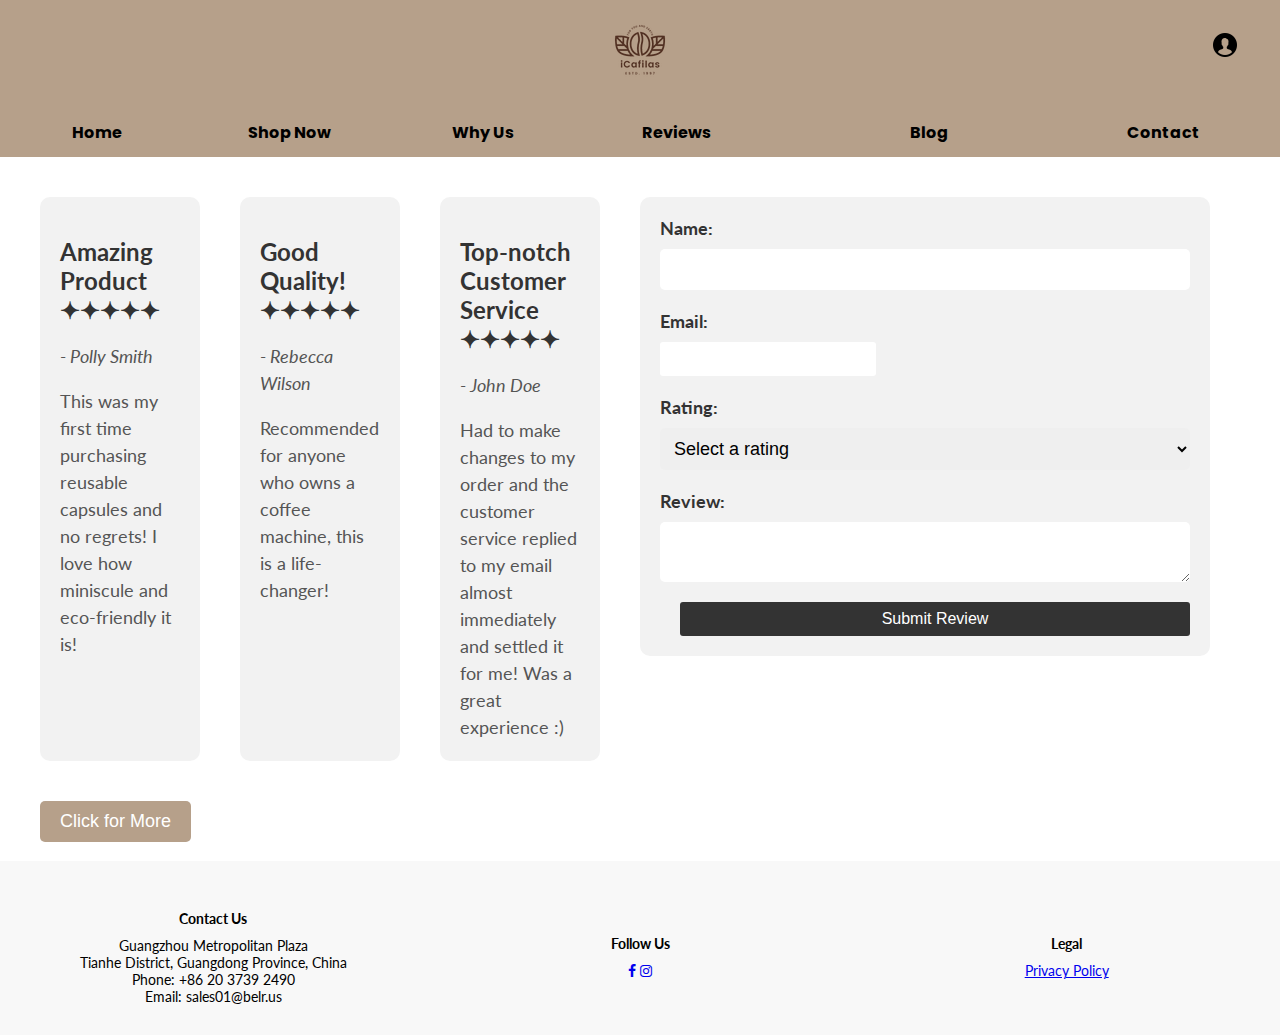
<file: reviews.html>
<!DOCTYPE html>
 <style>

.reviews {
  width: 800;
  display: flex;
}

.review {
  background-color: #f2f2f2;
  padding: 20px;
  margin: 20px;
  border-radius: 10px;
  flex-basis: calc(50% - 40px);
}

.review h2 {
  font-size: 24px;
  font-weight: bold;
  color: #333;
  margin-bottom: 10px;
}

.author {
  font-size: 16px;
  font-style: italic;
  color: #777;
  margin-bottom: 10px;
}

.review p {
  font-size: 18px;
  color: #555;
  line-height: 1.5;
  margin-bottom: 0;
}

button {
  background-color: #b6a08a;
  color: #fff;
  padding: 10px 20px;
  margin-left: 20px;
  border: none;
  border-radius: 5px;
  cursor: pointer;
  font-size: 18px;
  transition: background-color 0.3s ease;
}

button:hover {
  background-color: #70645c;
}

img {
  max-width: 100%;
}


.review-form {
  display: flex;
  flex-direction: column;
  background-color: #f2f2f2;
  padding: 20px;
  border-radius: 10px;
}

.review-form label {
  font-size: 18px;
  font-weight: bold;
  color: #333;
  margin-bottom: 10px;
}

.review-form input,
.review-form select,
.review-form textarea {
  padding: 10px;
  border: none;
  border-radius: 5px;
  margin-bottom: 20px;
  font-size: 18px;
}

.review-form input:focus,
.review-form select:focus,
.review-form textarea:focus {
  outline: none;
  box-shadow: 0 0 3px #0099ff;
}

.review-form button {
  background-color: #0099ff;
  color: #fff;
  padding: 10px 20px;
  border: none;
  border-radius: 5px;
  cursor: pointer;
  font-size: 18px;
  transition: background-color 0.3s ease;
}

.review-form button:hover {
  background-color: #0080ff;
}


</style>
 <head>
	<title>Reviews</title>
	<link rel="stylesheet" href="style.css">
  <link rel="stylesheet" href="https://cdnjs.cloudflare.com/ajax/libs/font-awesome/4.7.0/css/font-awesome.min.css">
</head>
<header>
  <div class="container">
    <div class="logo">
      <a href="index.html">
      <img src="img/logo.png" class="is-flex" alt="icafilas">
      </a>
    </div>
  <div class="menu">
    <div class="menu-item">Home
      <div class="dropdown-content">
        <a href="about.html">Our Story</a>
        <a href="faq.html">FAQ</a>
        <a href="how.html">How To Use</a>
      </div>
    </div>
    <div class="menu-item">Shop Now
      <div class="dropdown-content">
        <a href="product1.html">Reusable Coffee Capsules</a>
        <a href="product2.html">Accessories</a>
      </div>
    </div>
    <div class="menu-item"><a href="whyus.html">Why Us</a>
    </div>
    <div class="menu-item"><a href="reviews.html">Reviews
    </div>
    <div class="menu-item"><a href="blog.html">Blog
    </div>
    <div class="menu-item"><a href="contact.html">Contact
    </div>
    <div class="account">
  <a href="acc.html"><img src="img/account.png" alt="Account Icon"></a>
  </a>
	</div>
</div>
</header> 
<body>
  <div style="overflow: auto;">
  <div style="float: left; width: 50%;">
    <section class="reviews" style="padding: 20px;" >
      <div class="review">
        <h2> Amazing Product  ✦✦✦✦✦ </h2>
        <p class="author">- Polly Smith </p>
        <p>This was my first time purchasing reusable capsules and no regrets! I love how miniscule and eco-friendly it is! </p>
      </div>
      <div class="review">
        <h2> Good Quality! ✦✦✦✦✦ </h2>
        <p class="author">- Rebecca Wilson </p>
        <p> Recommended for anyone who owns a coffee machine, this is a life-changer! </p>
      </div>
      <div class="review">
        <h2> Top-notch Customer Service  ✦✦✦✦✦ </h2>
        <p class="author">- John Doe </p>
        <p> Had to make changes to my order and the customer service replied to my email almost immediately and settled it for me! Was a great experience :) </p>
      </div>
      </section>
    <button id="more-reviews-btn" style="margin-left:40px ;">Click for More</button>
  </br></br>
  </div>
  <div style="float: right; width: 50%;">
    <form class="review-form" style="margin-right: 70px; margin-top: 40px;">
      <label for="name">Name:</label>
      <input type="text" id="name" name="name" required>

      <label for="email">Email:</label>
      <input type="email" id="email" name="email" required>

      <label for="rating">Rating:</label>
      <select id="rating" name="rating" required>
        <option value="" disabled selected>Select a rating</option>
        <option value="5">5 Stars</option>
        <option value="4">4 Stars</option>
        <option value="3">3 Stars</option>
        <option value="2">2 Stars</option>
        <option value="1">1 Star</option>
      </select>

      <label for="review">Review:</label>
      <textarea id="review" name="review" required></textarea>

      <button type="submit">Submit Review</button>
    </form>
  </div>
</div>
</body>
</html>
<footer>
<div class="a2a_kit a2a_kit_size_32 a2a_floating_style a2a_vertical_style" style="left:0px; top:150px;">
    <a class="a2a_button_facebook"></a>
    <a class="a2a_button_twitter"></a>
    <a class="a2a_button_pinterest"></a>
    <a class="a2a_dd" href="https://www.addtoany.com/share"></a>
</div>

<script async src="https://static.addtoany.com/menu/page.js"></script>
   <div class="container">
    <div class="row">
      <div class="col-lg-4 col-md-6 col-sm-12">
        <h4>Contact Us</h4>
          Guangzhou Metropolitan Plaza</br>
          Tianhe District, Guangdong Province, China</br>
          Phone: +86 20 3739 2490</br>
          Email: sales01@belr.us</br>
      </div>
      <div class="col-lg-4 col-md-6 col-sm-12">
        <h4>Follow Us</h4>
        <ul class="social-icons">
          <a href="https://www.facebook.com/iCafilascoffeecapsule"><i class="fa fa-facebook"></i></a>
          <a href="https://www.instagram.com/icafilascoffee/?fbclid=IwAR04L3iwrZoHaYm0ixBTg0U4thj05A1qypVCVn12CIZDaqP3cr6lVAhO1-4"><i class="fa fa-instagram"></i></a>
        </ul>
      </div>
      <div class="col-lg-4 col-md-12 col-sm-12">
        <h4>Legal</h4>
        <ul>
          <a href="pdpa.html">Privacy Policy</a>
        </ul>
      </div>
    </div>
  </div>
 </footer>
</html>
</file>
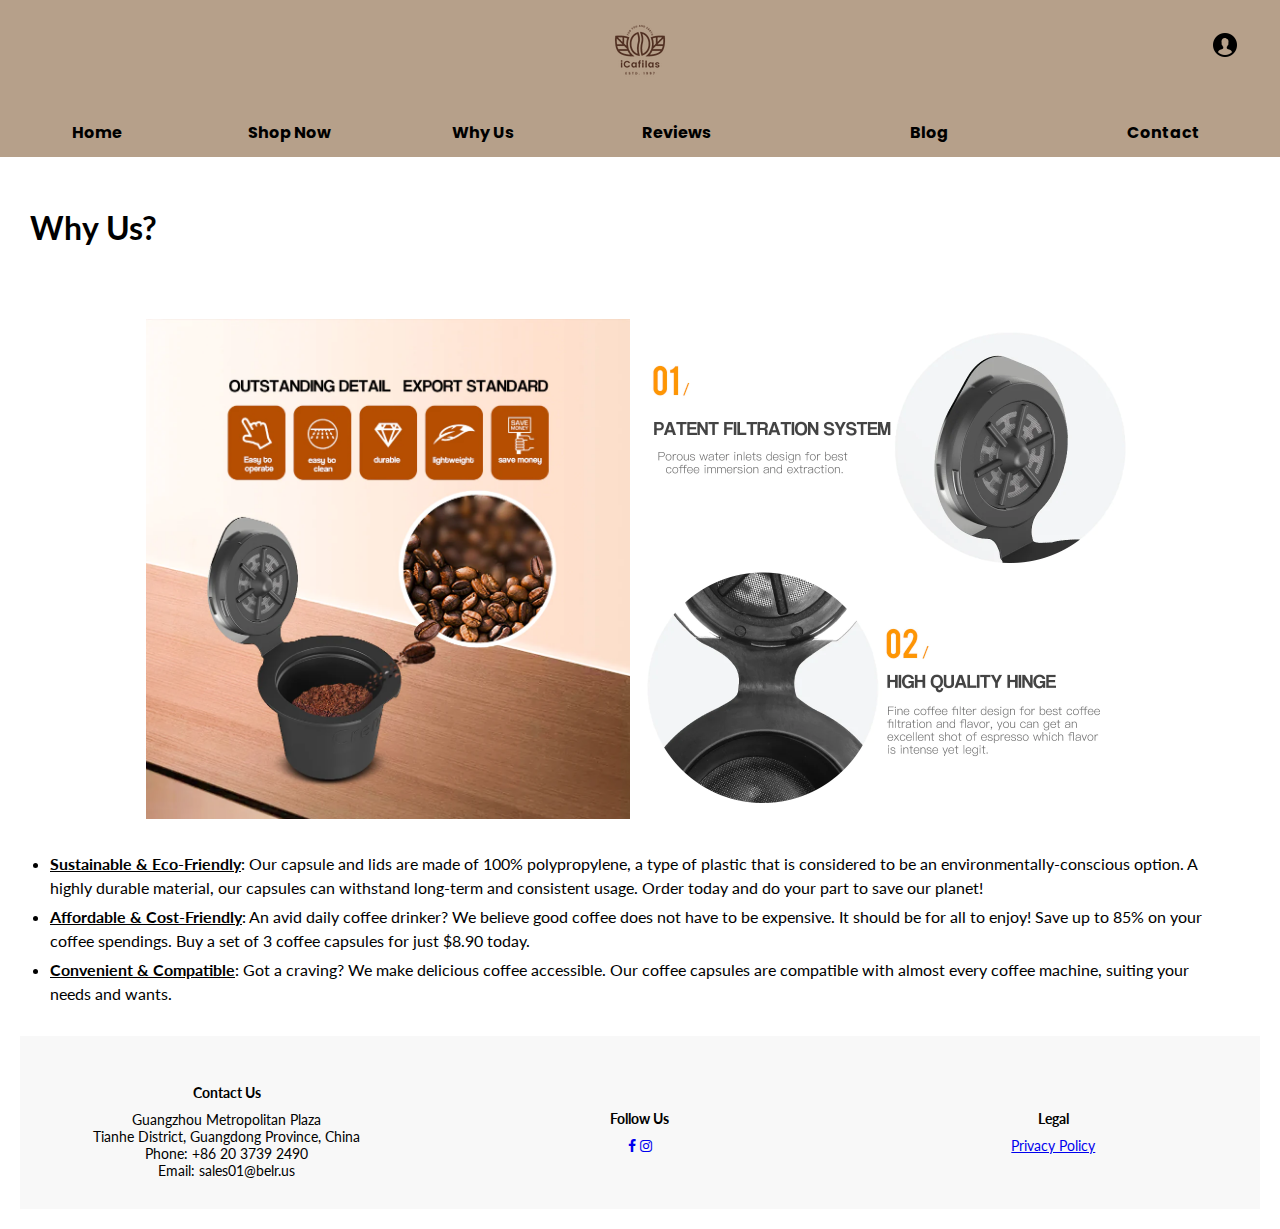
<file: whyus.html>
<!DOCTYPE html>
 <style>
	h1{
		padding: 30px;
	}

	.img1{
		padding: 20px;
		position: center;
	}
</style>

<head>
  <title>Why Us?</title>
    <link rel="stylesheet" href="style.css">
    <link rel="stylesheet" href="https://cdnjs.cloudflare.com/ajax/libs/font-awesome/4.7.0/css/font-awesome.min.css">
</head>
<header>
  <div class="container">
    <div class="logo">
      <a href="index.html">
      <img src="img/logo.png" class="is-flex" alt="icafilas">
      </a>
    </div>
  <div class="menu">
    <div class="menu-item">Home
      <div class="dropdown-content">
        <a href="about.html">Our Story</a>
        <a href="faq.html">FAQ</a>
        <a href="how.html">How To Use</a>
      </div>
    </div>
    <div class="menu-item">Shop Now
      <div class="dropdown-content">
        <a href="product1.html">Reusable Coffee Capsules</a>
        <a href="product2.html">Accessories</a>
      </div>
    </div>
    <div class="menu-item"><a href="whyus.html">Why Us</a>
    </div>
    <div class="menu-item"><a href="reviews.html">Reviews
    </div>
    <div class="menu-item"><a href="blog.html">Blog
    </div>
    <div class="menu-item"><a href="contact.html">Contact
    </div>
<div class="account">
  <a href="acc.html"><img src="img/account.png" alt="Account Icon"></a>
  </a>
</div>
</header>
<body>
 	<h1>Why Us?</h1>
  <div class="img1">
 	<div style="text-align:center;">
 		<img src="img/whyus.jpg" height="500">
 		<img src="img/whyus1.jpg" height="500">
 	</div>
	<ul style="margin: 30px;">
		<li><span style="font-weight: bold; text-decoration: underline;">Sustainable & Eco-Friendly</span>: Our capsule and lids are made of 100% polypropylene, a type of plastic that is considered to be an environmentally-conscious option. A highly durable material, our capsules can withstand long-term and consistent usage. Order today and do your part to save our planet!
		<li><span style="font-weight: bold; text-decoration: underline;">Affordable & Cost-Friendly</span>: An avid daily coffee drinker? We believe good coffee does not have to be expensive. It should be for all to enjoy! Save up to 85% on your coffee spendings. Buy a set of 3 coffee capsules for just $8.90 today. 
		<li><span style="font-weight: bold; text-decoration: underline;">Convenient & Compatible</span>: Got a craving? We make delicious coffee accessible. Our coffee capsules are compatible with almost every coffee machine, suiting your needs and wants.
	</ul>
</body>
<footer>
<div class="a2a_kit a2a_kit_size_32 a2a_floating_style a2a_vertical_style" style="left:0px; top:150px;">
    <a class="a2a_button_facebook"></a>
    <a class="a2a_button_twitter"></a>
    <a class="a2a_button_pinterest"></a>
    <a class="a2a_dd" href="https://www.addtoany.com/share"></a>
</div>

<script async src="https://static.addtoany.com/menu/page.js"></script>
   <div class="container">
    <div class="row">
      <div class="col-lg-4 col-md-6 col-sm-12">
        <h4>Contact Us</h4>
          Guangzhou Metropolitan Plaza</br>
          Tianhe District, Guangdong Province, China</br>
          Phone: +86 20 3739 2490</br>
          Email: sales01@belr.us</br>
      </div>
      <div class="col-lg-4 col-md-6 col-sm-12">
        <h4>Follow Us</h4>
        <ul class="social-icons">
          <a href="https://www.facebook.com/iCafilascoffeecapsule"><i class="fa fa-facebook"></i></a>
          <a href="https://www.instagram.com/icafilascoffee/?fbclid=IwAR04L3iwrZoHaYm0ixBTg0U4thj05A1qypVCVn12CIZDaqP3cr6lVAhO1-4"><i class="fa fa-instagram"></i></a>
        </ul>
      </div>
      <div class="col-lg-4 col-md-12 col-sm-12">
        <h4>Legal</h4>
        <ul>
          <a href="pdpa.html">Privacy Policy</a>
        </ul>
      </div>
    </div>
  </div>
 </footer>
</html>
</file>
<file: style.css>
@import url('https://fonts.googleapis.com/css2?family=Lato:ital,wght@0,300;0,400;0,700;0,900;1,400;1,700&display=swap');
  @import url('https://fonts.googleapis.com/css2?family=Poppins:wght@300;400;500;600;700&display=swap');
header{
	font-family: 'Poppins', sans-serif;
}
body{
	font-family: 'Lato', sans-serif;
  margin-bottom: 50px; 
}

promo-banner,header, menu, video-section, body{
	margin:0;
	padding: 0;
}
html, body {
  height: 100%;
  width: 100%;
  margin: 0;
  padding: 0;
}

.promo-banner {
		display: inline-block;
		vertical-align: middle;
    background-color: #a2ba9b;
    color: #FFFFFF;
    text-align: center;
    height:auto;
    width: 100%;
}
.header{
		display: flex;
		text-decoration: #523123;
		flex-direction: column;
		align-items: center;
		text-align: center;
		height: 60px;
		width: 100%;
		background-color:#b6a08a ;
}

.logo{
		display: flex;
		justify-content: center;
		align-items: center;
		height: 100%;
		width: 100%;
		background-color: #b6a08a;
}

.logo img{
		max-width:100%;
		max-height: 100%;
}
.menu {
		display: flex;
		width: 100%;
    height:50px;
		text-align: center;
		flex-direction: row;
		justify-content: space-between;
		align-items: center;
		background-color: #b6a08a;
		text-align: center;
		font-weight: bold;
}
		
.menu-item {
		position: relative;
		display: block;
		width: 100vw;
		cursor: pointer;
		text-align: center;
}
		
.menu a {
     display: inline-block;
     padding: 10px 20px;
     text-decoration: none;
     color: black;
}
.menu-item:hover .dropdown-content {
		display: block;
}
		
.dropdown-content {
		display: none;
		position: absolute;
		top: 100%;
		left: 0;
    transform: translateX(10%);
		background-color: #f9f9f9;
		min-width: 200px;
		box-shadow: 0px 8px 16px 0px rgba(0,0,0,0.2);
		z-index: 1;
}
		
.dropdown-content a {
	color: black;
	padding: 12px 16px;
	text-decoration: none;
	display: block;
}
		
.dropdown-content a:hover {
	background-color: #f1f1f1;
	
}
footer {
  background-color: #f5f5f5;
  padding: 20px;
  text-align: center;
  width: 100%;
  box-sizing: border-box;
}

h2 {
  margin-bottom: 10px;
  font-size: 1.2rem;
}

form {
  display: inline-block;
}

.sr-only {
  position: absolute;
  width: 1px;
  height: 1px;
  padding: 0;
  margin: -1px;
  overflow: hidden;
  clip: rect(0, 0, 0, 0);
  border: 0;
}

input[type="email"] {
  padding: 8px;
  font-size: 1rem;
  border-radius: 3px;
  border: none;
  width: 200px;
  margin-right: 10px;
}

button[type="submit"] {
 	background-color: #333;
 	color: #fff;
  padding: 8px 20px;
  border-radius: 3px;
 	border: none;
  cursor: pointer;
  font-size: 1rem;
  transition: background-color 0.2s;
}

button[type="submit"]:hover {
  	background-color: #666;
}

.overlay {
  position: absolute;
  top: 0;
  left: 0;
  width: 100%;
  height: 100%;
  background-color: rgba(0,0,0,0.4);
}

.text-overlay {
  position: absolute;
  top: 50%;
  left: 50%;
  transform: translate(-50%, -50%);
  text-align: center;
  z-index: 1;
  color: #fff;
}

.text-overlay h1 {
  font-size: 3rem;
  margin-bottom: 20px;
}

.text-overlay p {
  font-size: 1.2rem;
  margin-bottom: 30px;
  line-height: 1.5;
}

.btn {
  display: inline-block;
  background-color: #fff;
  color: #333;
  padding: 10px 20px;
  border-radius: 3px;
  text-transform: uppercase;
  font-weight: bold;
  letter-spacing: 1px;
  transition: background-color 0.2s;
}

.btn:hover {
  background-color: #a2ba9b;
  color: #fff;
}

.body-content {
  width: 50%; 
  margin: 0 auto; 
}

footer {
  background-color: #f8f8f8;
  padding: 20px 0;
  font-size: 14px;
  bottom: 0;
  left: 0;
  right: 0;
}


.row {
  display: flex;
  justify-content: center;
  align-items: center;
}

.col-lg-4 {
  flex: 1;
  margin: 10px;
}

h4 {
  margin-bottom: 10px;
  font-weight: bold;
}

ul {
  padding: 0;
  margin: 0;
}

ul li {
  margin-bottom: 5px;
  line-height: 1.5;
}

ul.social-icons li {
  display: inline-block;
  margin-right: 10px;
}

ul.social-icons li:last-child {
  margin-right: 0;
}

ul.social-icons li a {
  display: block;
  width: 35px;
  height: 35px;
  border-radius: 50%;
  text-align: center;
  line-height: 35px;
  color: #fff;
  background-color: #333;
}

ul.social-icons li a:hover {
  background-color: #666;
}

ul li a {
  color: #666;
  text-decoration: none;
}

ul li a:hover {
  text-decoration: underline;
}

.account {
  position: fixed;
  top: 20px;
  right: 20px;
}

.account img {
  display: inline-block;
  width:30px;
  height: auto;
  text-align: center;
  line-height: 50px;
  font-size: 24px;
  border-radius: 70%;
}
</file>
